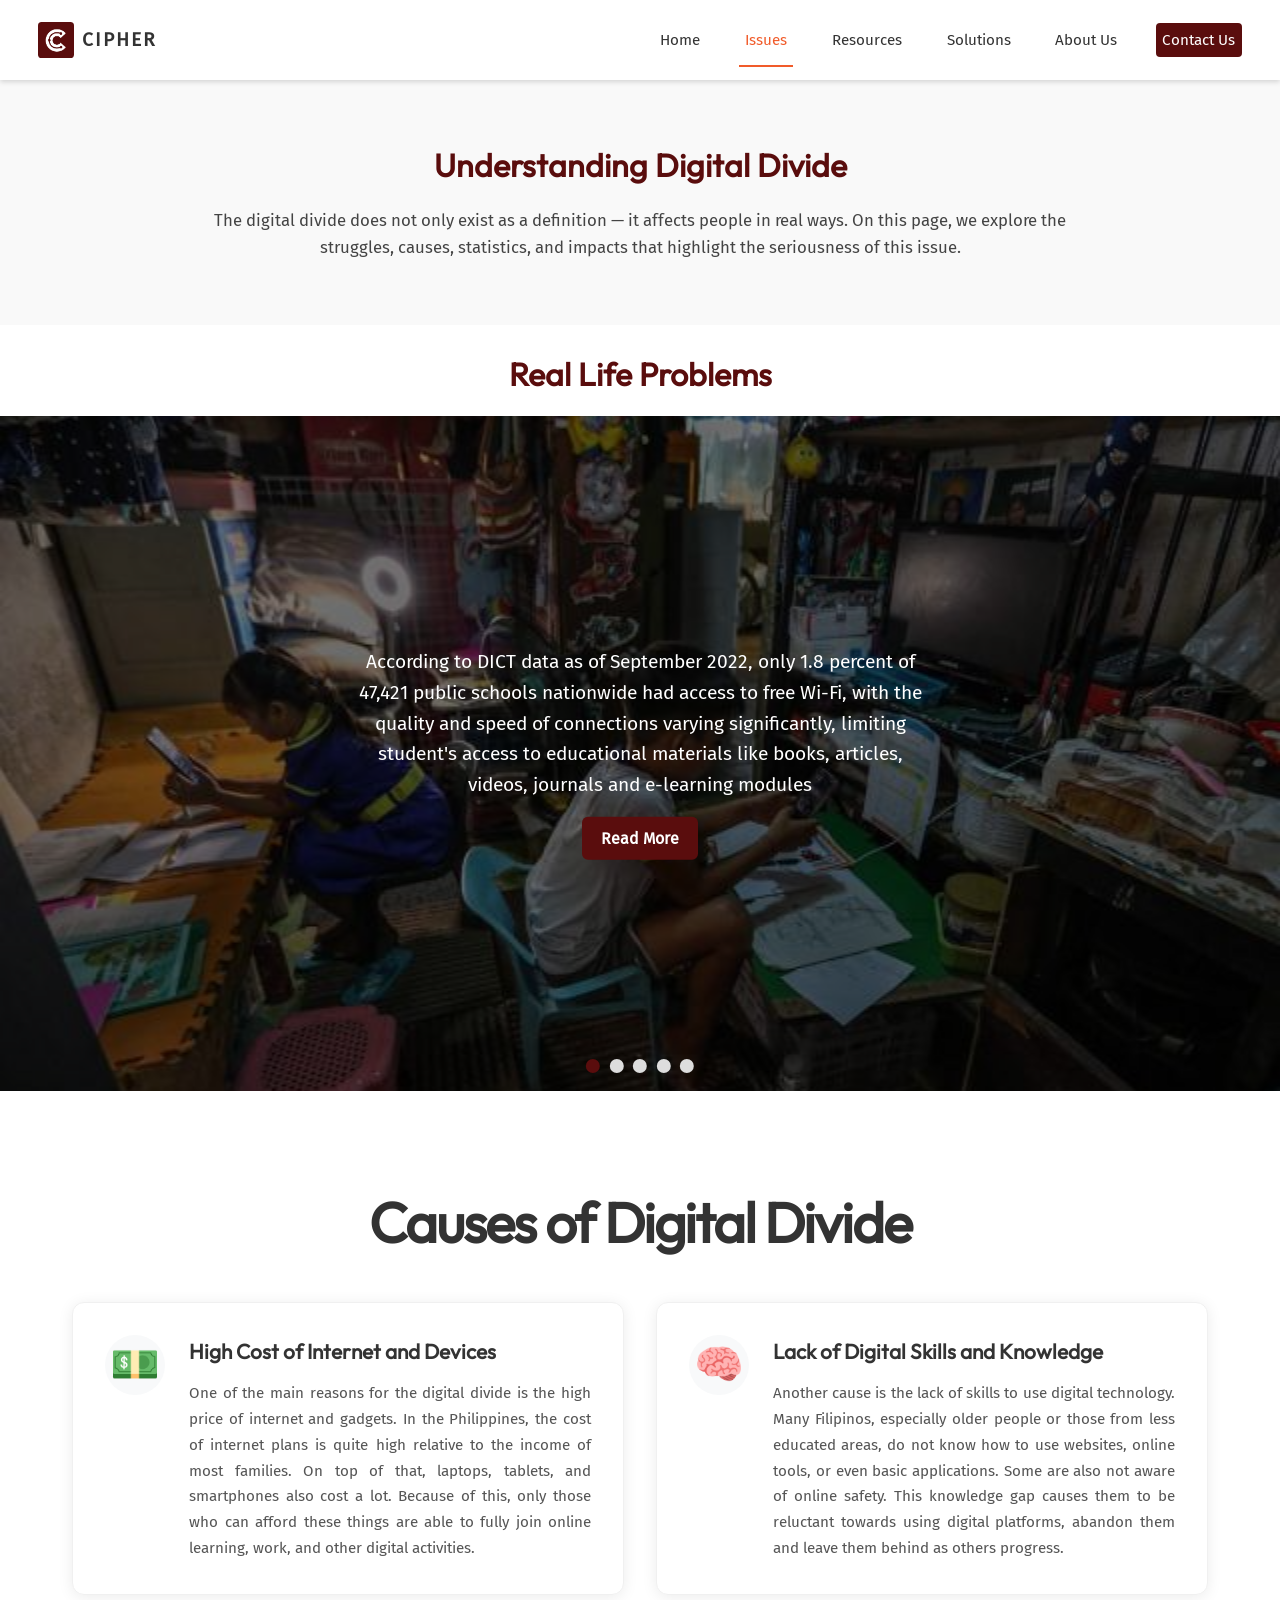
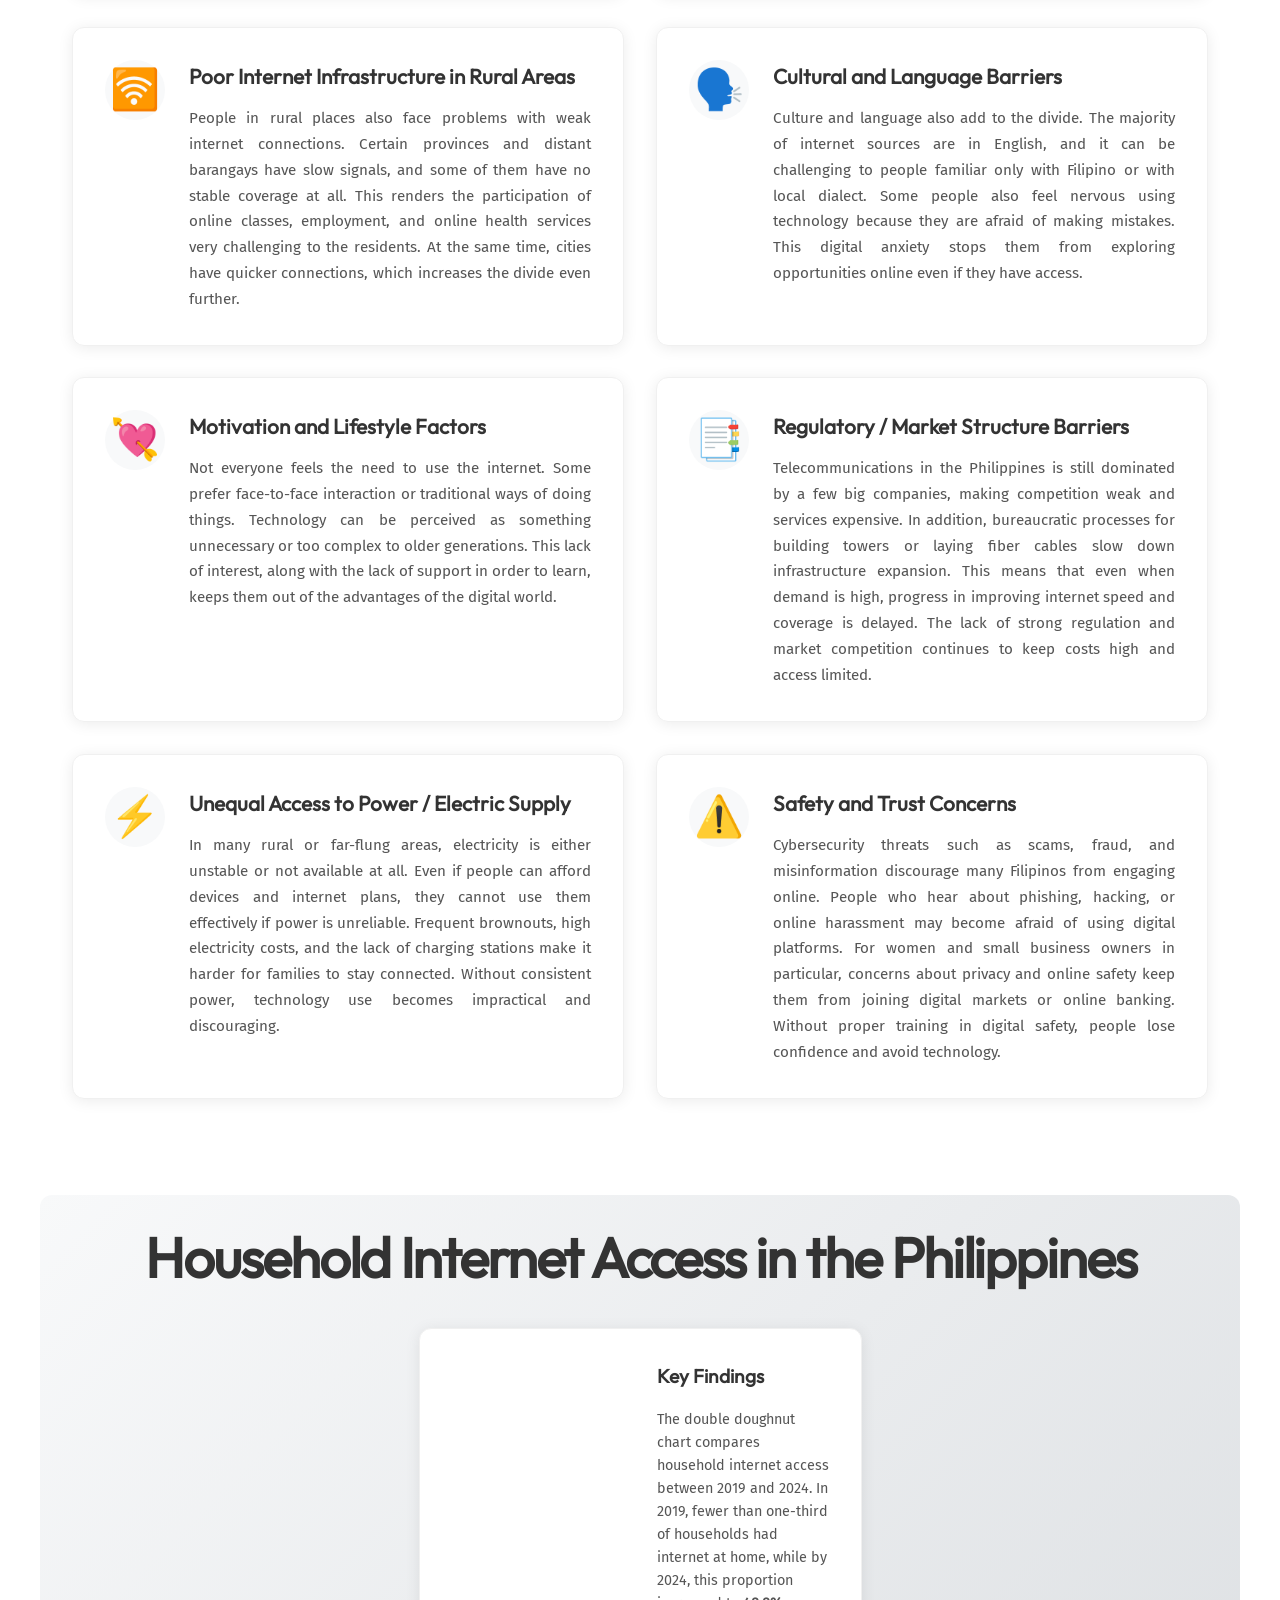
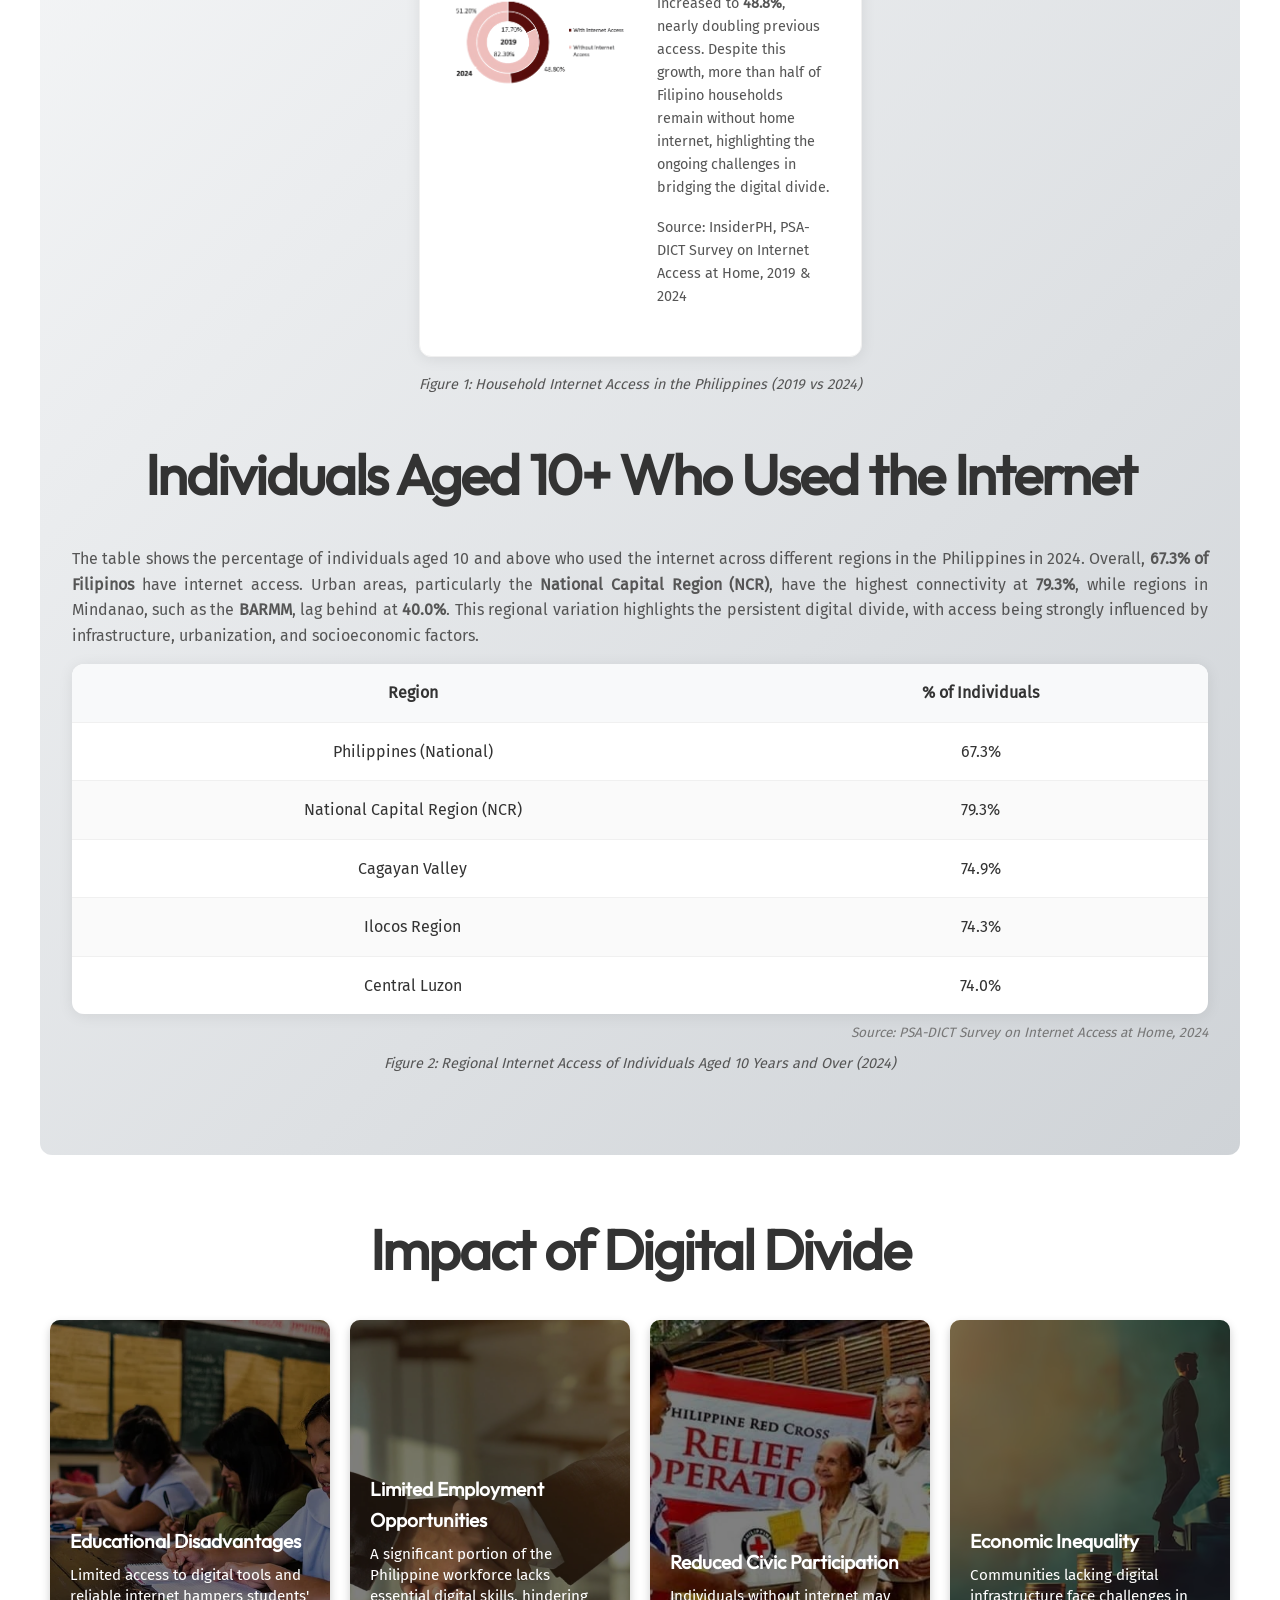
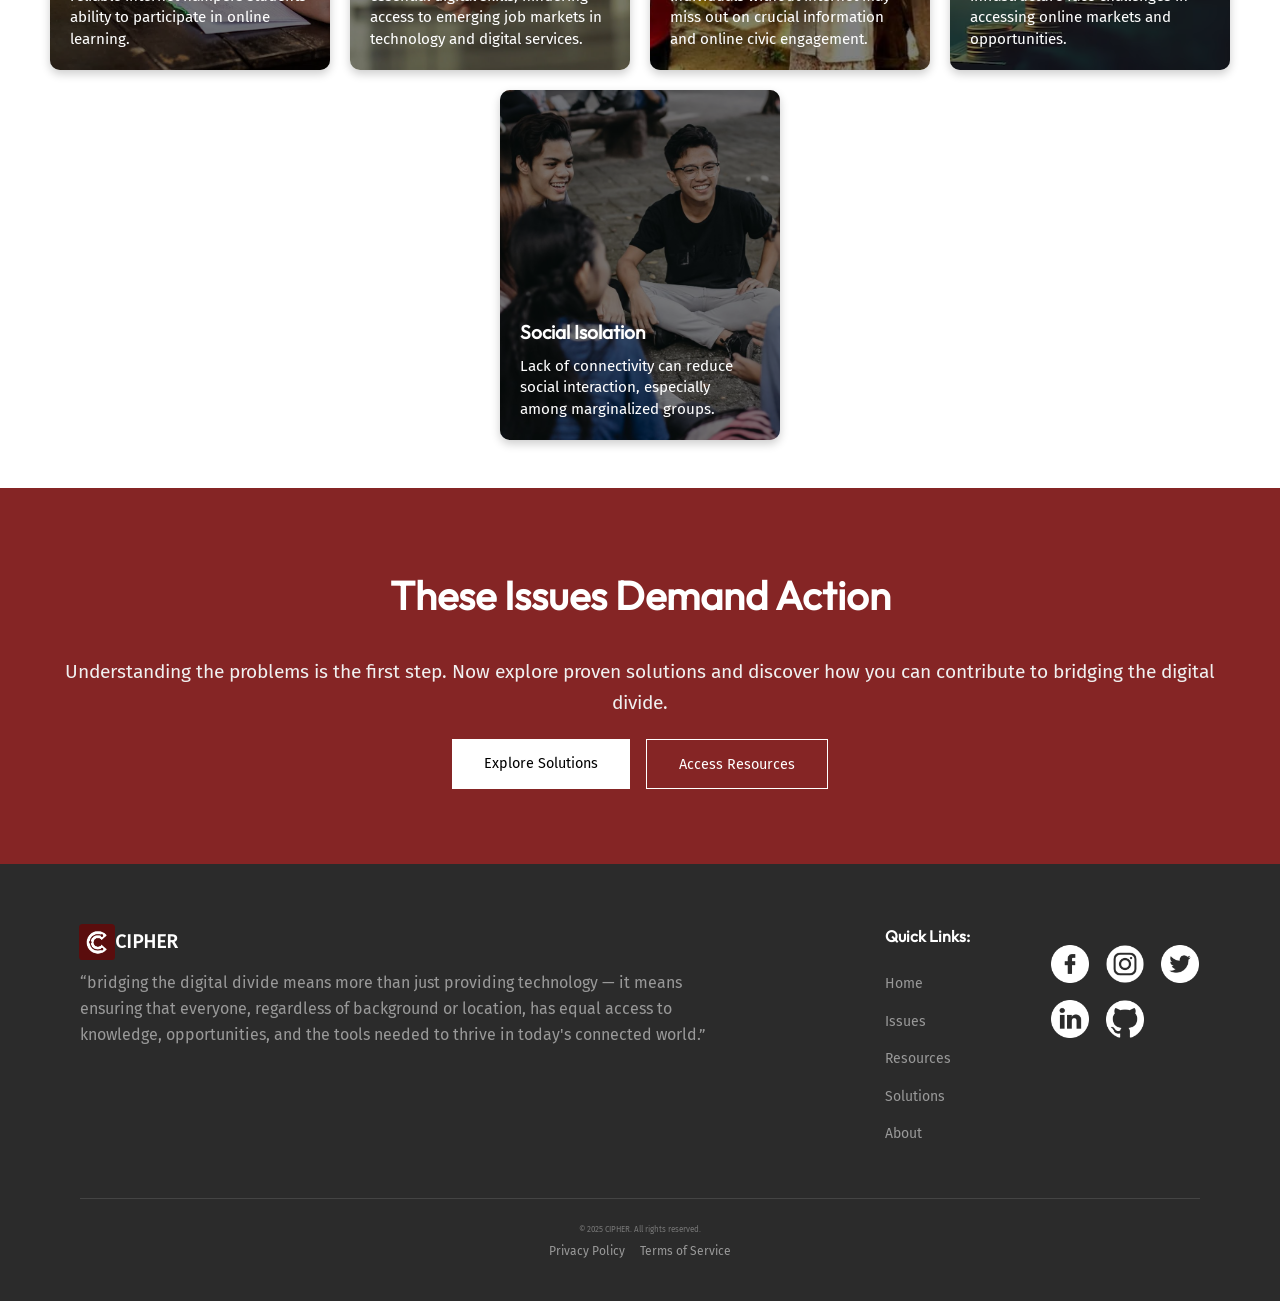
<file: issues.html>
<!DOCTYPE html>
<html lang="en">
<head>
    <meta charset="UTF-8">
    <meta name="viewport" content="width=device-width, initial-scale=1.0">
    <title>CIPHER</title>
    <link rel="stylesheet" href="style/style.css">
    <link rel="stylesheet" href="style/issues.css">
    <link rel="icon" href="style/images/logo.png" type="image/x-icon">
</head>
<body>
  <!-- Navbar -->
  <header>
    <nav>
      <input id="nav-toggle" type="checkbox">
      
      <!-- Logo Section -->
      <div class="navbar_logo logo">
        <a href="index.html" class="logo_link">
          <div class="navbar_logo-icon">
            <img class="logo_image" src="style/images/cipher-logo2.png" alt="CIPHER Logo">
          </div>
          <span class="logo_text">CIPHER</span>
        </a>
      </div>

      <!-- Links Section -->
      <ul class="links navbar_links">
        <li><a href="index.html">Home</a></li>
        <li><a href="issues.html" class="active">Issues</a></li>
        <li><a href="resources.html">Resources</a></li>
        <li><a href="solutions.html">Solutions</a></li>
        <li><a href="aboutus.html">About Us</a></li>
        <li><a href="contactus.html" class="navbar_cta">Contact Us</a></li>
      </ul>

      <!-- Hamburger Icon -->
      <label for="nav-toggle" class="icon-burger">
        <span class="line"></span>
        <span class="line"></span>
        <span class="line"></span>
      </label>
    </nav>
  </header>

  <!-- Issues Intro -->
    <section class="issues-intro">
      <div class="issues-intro-inner">
        <h1>Understanding Digital Divide</h1>
        <p>
        The digital divide does not only exist as a definition — it affects people in real ways.
        On this page, we explore the struggles, causes, statistics, and impacts that highlight
        the seriousness of this issue.
        </p>
      </div>
    </section>

    <!-- Real Life Problems -->
    <section class="samples">
      <h1>Real Life Problems</h1>
      <div class="slider">

        <input type="radio" name="slides" id="s1" checked>
        <input type="radio" name="slides" id="s2">
        <input type="radio" name="slides" id="s3">
        <input type="radio" name="slides" id="s4">
        <input type="radio" name="slides" id="s5">

        <div class="slides">

          <!-- Slide 1 -->
          <div class="slide" style="background-image:url('style/images/sample-education.png');">
            <label class="slide-nav left" for="s5" aria-hidden="true"></label>
            <label class="slide-nav right" for="s2" aria-hidden="true"></label>

            <div class="overlay"></div>

            <div class="slide-content">
              <p>According to DICT data as of September 2022, only 1.8 percent of 47,421 public schools 
                nationwide had access to free Wi-Fi, with the quality and speed of connections varying significantly, 
                limiting student's access to educational materials like books, articles, videos, journals 
                and e-learning modules</p>
              <a href="https://www.philstar.com/business/2024/07/21/2371656/government-urged-improve-internet-connectivity-schools" target="_blank" class="btn-readmore">Read More</a>
            </div>
          </div>

          <!-- Slide 2 -->
          <div class="slide" style="background-image:url('style/images/sample-woman.png');">
            <label class="slide-nav left" for="s1" aria-hidden="true"></label>
            <label class="slide-nav right" for="s3" aria-hidden="true"></label>

            <div class="overlay"></div>

            <div class="slide-content">
              <p>Women in rural areas struggle more with online work because of poor 
                internet, unstable electricity, and lack of devices. Some still use basic 
                phones or travel far just to connect, and even when they get online jobs, 
                they often end up with simpler tasks and lower pay. This is an indication that 
                women in the rural areas have further challenges in digital opportunities.</p>
              <a href="https://www.pids.gov.ph/details/news/press-releases/cultural-barriers-gender-disparities-drive-rural-women-s-digital-exclusion" target="_blank" class="btn-readmore">Read More</a>
            </div>
          </div>

          <!-- Slide 3 -->
          <div class="slide" style="background-image:url('style/images/sample-education2.png');">
            <label class="slide-nav left" for="s2" aria-hidden="true"></label>
            <label class="slide-nav right" for="s4" aria-hidden="true"></label>

            <div class="overlay"></div>

            <div class="slide-content">
              <p>The digital divide poses challenges to students in the field of education. In rural settings, 
                most people only use mobile data, have poor connections and lack digital literacy. All 40 students 
                at Kawayan IS said that poor digital access has a strong impact on them, making learning more 
                challenging and restricting their access to the full potential of online learning.</p>
              <a href="https://doi.org/10.5281/8zgcwt10" target="_blank" class="btn-readmore">Read More</a>
            </div>
          </div>

          <!-- Slide 4 -->
          <div class="slide" style="background-image:url('style/images/sample-healthcare.png');">
            <label class="slide-nav left" for="s3" aria-hidden="true"></label>
            <label class="slide-nav right" for="s5" aria-hidden="true"></label>

            <div class="overlay"></div>

            <div class="slide-content">
              <p>Philippine patients often struggle with digital health services due to 
                poor internet connections, dropped calls, and ineffective communication with 
                doctors. Others lack mobile load, good cameras, or proper devices, making 
                it difficult to fully participate in consultations. These challenges show 
                that not everyone can maximize digital healthcare
              </p>
              <a href="https://doi.org/10.1186/s12913-023-09127-x" target="_blank" class="btn-readmore">Read More</a>
            </div>
          </div>

          <!-- Slide 5 -->
          <div class="slide" style="background-image:url('style/images/sample-internet.png');">
            <label class="slide-nav left" for="s4" aria-hidden="true"></label>
            <label class="slide-nav right" for="s1" aria-hidden="true"></label>

            <div class="overlay"></div>

            <div class="slide-content">
              <p>A lot of families in the Philippines still struggle to get internet at home. According to a 
                PSA survey, 41.7% said internet subscriptions are too expensive, while 33.2% said the cost 
                of equipment like computers or smartphones is also a problem. On top of that, 29.5% of respondents 
                admitted they don’t know how to use the internet, which also keeps them from being connected.</p>
              <a href="https://businessmirror.com.ph/2025/07/23/survey-costly-devices-fees-limit-internet-access-in-phl/" target="_blank" class="btn-readmore">Read More</a>
            </div>
          </div>
        </div>

        <div class="navigation" aria-hidden="true">
          <label for="s1" class="bar"></label>
          <label for="s2" class="bar"></label>
          <label for="s3" class="bar"></label>
          <label for="s4" class="bar"></label>
          <label for="s5" class="bar"></label>
        </div>

      </div>
    </section>  

    <!-- Causes -->
    <section class="causes" id="causes">
      <div class="causes_content">
        <h1 class="causes_title">Causes of Digital Divide</h1>
              
        <div class="causes_grid">

          <div class="cause_item">
            <div class="cause_icon">💵</div>
            <div class="cause_content">
              <h3 class="cause_title">High Cost of Internet and Devices</h3>
              <p class="cause_text">
                One of the main reasons for the digital divide is the high 
                price of internet and gadgets. In the Philippines, the cost of 
                internet plans is quite high relative to the income of most 
                families. On top of that, laptops, tablets, and smartphones also 
                cost a lot. Because of this, only those who can afford these things 
                are able to fully join online learning, work, and other digital activities.
              </p>
            </div>
          </div>  

          <div class="cause_item">
            <div class="cause_icon">🧠</div>
            <div class="cause_content">
              <h3 class="cause_title">Lack of Digital Skills and Knowledge</h3>
              <p class="cause_text">
                Another cause is the lack of skills to use digital technology. Many 
                Filipinos, especially older people or those from less educated areas, 
                do not know how to use websites, online tools, or even basic applications. 
                Some are also not aware of online safety. This knowledge gap causes 
                them to be reluctant towards using digital platforms, abandon them and 
                leave them behind as others progress.
              </p>
            </div>
          </div>  

          <div class="cause_item">
            <div class="cause_icon">🛜</div>
            <div class="cause_content">
              <h3 class="cause_title">Poor Internet Infrastructure in Rural Areas</h3>
              <p class="cause_text">
               People in rural places also face problems with weak internet connections. 
               Certain provinces and distant barangays have slow signals, and some of 
               them have no stable coverage at all. This renders the participation 
               of online classes, employment, and online health services very challenging 
               to the residents. At the same time, cities have quicker connections, which 
               increases the divide even further.
              </p>
            </div>
          </div>  

          <div class="cause_item">
            <div class="cause_icon">🗣️</div>
            <div class="cause_content">
              <h3 class="cause_title">Cultural and Language Barriers</h3>
              <p class="cause_text">
                Culture and language also add to the divide. The majority of internet 
                sources are in English, and it can be challenging to people familiar 
                only with Filipino or with local dialect. Some people also feel nervous 
                using technology because they are afraid of making mistakes. This digital 
                anxiety stops them from exploring opportunities online even if they have access.
              </p>
            </div>
          </div>  

          <div class="cause_item">
            <div class="cause_icon">💘</div>
            <div class="cause_content">
              <h3 class="cause_title">Motivation and Lifestyle Factors</h3>
              <p class="cause_text">
               Not everyone feels the need to use the internet. Some prefer face-to-face 
               interaction or traditional ways of doing things. Technology can be perceived 
               as something unnecessary or too complex to older generations. This lack 
               of interest, along with the lack of support in order to learn, keeps them 
               out of the advantages of the digital world.
              </p>
            </div>
          </div>  
          <div class="cause_item">
            <div class="cause_icon">📑</div>
            <div class="cause_content">
              <h3 class="cause_title">Regulatory / Market Structure Barriers</h3>
              <p class="cause_text">
               Telecommunications in the Philippines is still dominated by a few big 
               companies, making competition weak and services expensive. In addition, 
               bureaucratic processes for building towers or laying fiber cables slow 
               down infrastructure expansion. This means that even when demand is high, 
               progress in improving internet speed and coverage is delayed. The lack 
               of strong regulation and market competition continues to keep costs high 
               and access limited.
              </p>
            </div>
          </div>  
          <div class="cause_item">
            <div class="cause_icon">⚡</div>
            <div class="cause_content">
              <h3 class="cause_title">Unequal Access to Power / Electric Supply</h3>
              <p class="cause_text">
               In many rural or far-flung areas, electricity is either unstable or not 
               available at all. Even if people can afford devices and internet plans, 
               they cannot use them effectively if power is unreliable. Frequent 
               brownouts, high electricity costs, and the lack of charging stations 
               make it harder for families to stay connected. Without consistent power, 
               technology use becomes impractical and discouraging.
              </p>
            </div>
          </div>  
          <div class="cause_item">
            <div class="cause_icon">⚠️</div>
            <div class="cause_content">
              <h3 class="cause_title">Safety and Trust Concerns</h3>
              <p class="cause_text">
               Cybersecurity threats such as scams, fraud, and misinformation discourage 
               many Filipinos from engaging online. People who hear about phishing, 
               hacking, or online harassment may become afraid of using digital platforms. 
               For women and small business owners in particular, concerns about privacy 
               and online safety keep them from joining digital markets or online banking. 
               Without proper training in digital safety, people lose confidence and avoid 
               technology.
              </p>
            </div>
          </div>  
        </div>
      </div>  
    </section>

   <!-- Statistics --> 
    <section class="data_statistics" id="data_statistics">
      <div class="data_statistics_content">
        <!-- Household Internet Access -->
        <h1 class="data_statistics_title">Household Internet Access in the Philippines</h1>

        <figure class="chart_figure">
          <div class="stats_chart-card">
            <div class="chart_left">
              <img src="style/images/graph.png" alt="Household Internet Access Doughnut Chart">
            </div>
            <div class="chart_right">
              <h3>Key Findings</h3>
              <p>
                The double doughnut chart compares household internet access between 2019 and 2024. 
                In 2019, fewer than one-third of households had internet at home, while by 2024, this proportion increased to <strong>48.8%</strong>, nearly doubling previous access. Despite this growth, more than half of Filipino households remain without home internet, highlighting the ongoing challenges in bridging the digital divide.
              </p>
              <p class="source" id="chart_caption">
                Source: <a href="https://insiderph.com/internet-access-in-ph-expands-but-cost-still-a-barrier-psa-dict-survey" target="_blank">
                  InsiderPH, PSA-DICT Survey on Internet Access at Home, 2019 & 2024
                </a>
              </p>

          </div>
        </div>

          <figcaption>Figure 1: Household Internet Access in the Philippines (2019 vs 2024)</figcaption>
        </figure>
        
        <!-- Aged 10+ Internet Access -->
        <h1 class="data_statistics_title">Individuals Aged 10+ Who Used the Internet</h1>
        <figure class="table_figure">
          <!-- Table Description -->
          <p class="table_description">
            The table shows the percentage of individuals aged 10 and above who used the internet across different regions in the Philippines in 2024. Overall, <strong>67.3% of Filipinos</strong> have internet access. Urban areas, particularly the <strong>National Capital Region (NCR)</strong>, have the highest connectivity at <strong>79.3%</strong>, while regions in Mindanao, such as the <strong>BARMM</strong>, lag behind at <strong>40.0%</strong>. This regional variation highlights the persistent digital divide, with access being strongly influenced by infrastructure, urbanization, and socioeconomic factors.
          </p>

          <!-- Scrollable Table -->
          <div class="stats_wrapper">
            <table class="stats_table">
              <thead>
                <tr>
                  <th>Region</th>
                  <th>% of Individuals</th>
                </tr>
              </thead>
              <tbody>
                <tr>
                <td><div class="region_name">Philippines (National)</div></td>
                <td><div class="region_percentage">67.3%</div></td>
              </tr>
              <tr>
                <td><div class="region_name">National Capital Region (NCR)</div></td>
                <td><div class="region_percentage">79.3%</div></td>
              </tr>
              <tr>
                <td><div class="region_name">Cagayan Valley</div></td>
                <td><div class="region_percentage">74.9%</div></td>
              </tr>
              <tr>
                <td><div class="region_name">Ilocos Region</div></td>
                <td><div class="region_percentage">74.3%</div></td>
              </tr>
              <tr>
                <td><div class="region_name">Central Luzon</div></td>
                <td><div class="region_percentage">74.0%</div></td>
              </tr>
              <tr>
                <td><div class="region_name">Cordillera Administrative Region (CAR)</div></td>
                <td><div class="region_percentage">71.8%</div></td>
              </tr>
              <tr>
                <td><div class="region_name">CALABARZON</div></td>
                <td><div class="region_percentage">71.4%</div></td>
              </tr>
              <tr>
                <td><div class="region_name">Central Visayas</div></td>
                <td><div class="region_percentage">67.8%</div></td>
              </tr>
              <tr>
                <td><div class="region_name">Eastern Visayas</div></td>
                <td><div class="region_percentage">66.5%</div></td>
              </tr>
              <tr>
                <td><div class="region_name">Caraga</div></td>
                <td><div class="region_percentage">65.6%</div></td>
              </tr>
              <tr>
                <td><div class="region_name">MIMAROPA Region</div></td>
                <td><div class="region_percentage">63.6%</div></td>
              </tr>
              <tr>
                <td><div class="region_name">Bicol Region</div></td>
                <td><div class="region_percentage">63.4%</div></td>
              </tr>
              <tr>
                <td><div class="region_name">Western Visayas</div></td>
                <td><div class="region_percentage">61.5%</div></td>
              </tr>
              <tr>
                <td><div class="region_name">Northern Mindanao</div></td>
                <td><div class="region_percentage">61.4%</div></td>
              </tr>
              <tr>
                <td><div class="region_name">SOCCSKSARGEN</div></td>
                <td><div class="region_percentage">60.9%</div></td>
              </tr>
              <tr>
                <td><div class="region_name">Davao Region</div></td>
                <td><div class="region_percentage">53.4%</div></td>
              </tr>
              <tr>
                <td><div class="region_name">Zamboanga Peninsula</div></td>
                <td><div class="region_percentage">49.6%</div></td>
              </tr>
              <tr>
                <td><div class="region_name">BARMM</div></td>
                <td><div class="region_percentage">40.0%</div></td>
              </tr>
              </tbody>
            </table>
          </div>
          <p class="source" id="table_source">
            Source: <a href="https://insiderph.com/internet-access-in-ph-expands-but-cost-still-a-barrier-psa-dict-survey" target="_blank">
              PSA-DICT Survey on Internet Access at Home, 2024
            </a>
          </p>
          <figcaption>Figure 2: Regional Internet Access of Individuals Aged 10 Years and Over (2024)</figcaption>
        </figure>
      </div>
    </section>

    <!-- Impact of Digital Divide -->
    <section class="impact" id="impact">
      <div class="impact_content">
        <h1 class="impact_title">Impact of Digital Divide</h1>

        <div class="impact_cards">
          
          <a href="https://www.oecd.org/en/topics/sub-issues/digital-divide-in-education.html" target="_blank" class="impact_card">
            <div class="impact_card_image" style="background-image: url('style/images/impact-education.png');">
              <div class="impact_card_overlay_layer"></div>
              <div class="impact_card_overlay">
                <h2 class="impact_card_title">Educational Disadvantages</h2>
                <p class="impact_card_description">
                  Limited access to digital tools and reliable internet hampers students' ability to participate in online learning.
                </p>
              </div>
            </div>
          </a>

          <a href="https://www.adb.org/news/digital-skills-critical-jobs-asia-and-pacific-says-adb-linkedin-report" target="_blank" class="impact_card">
            <div class="impact_card_image" style="background-image: url('style/images/impact-employment.png');">
              <div class="impact_card_overlay_layer"></div>
              <div class="impact_card_overlay">
                <h2 class="impact_card_title">Limited Employment Opportunities</h2>
                <p class="impact_card_description">
                  A significant portion of the Philippine workforce lacks essential digital skills, hindering access to emerging job markets in technology and digital services.
                </p>
              </div>
            </div>
          </a>


          <a href="https://www.investopedia.com/the-digital-divide-5116352" target="_blank" class="impact_card">
            <div class="impact_card_image" style="background-image: url('style/images/impact-participation.png');">
              <div class="impact_card_overlay_layer"></div>
              <div class="impact_card_overlay">
                <h2 class="impact_card_title">Reduced Civic Participation</h2>
                <p class="impact_card_description">
                  Individuals without internet may miss out on crucial information and online civic engagement.
                </p>
              </div>
            </div>
          </a>

          <a href="https://openknowledge.worldbank.org/entities/publication/1fdc7976-e6bf-555a-a206-57bd0acdf6fc" target="_blank" class="impact_card">
            <div class="impact_card_image" style="background-image: url('style/images/impact-economy.png');">
              <div class="impact_card_overlay_layer"></div>
              <div class="impact_card_overlay">
                <h2 class="impact_card_title">Economic Inequality</h2>
                <p class="impact_card_description">
                  Communities lacking digital infrastructure face challenges in accessing online markets and opportunities.
                </p>
              </div>
            </div>
          </a>

          <a href="https://pmc.ncbi.nlm.nih.gov/articles/PMC7973804/" target="_blank" class="impact_card">
            <div class="impact_card_image" style="background-image: url('style/images/impact-social.png');">
              <div class="impact_card_overlay_layer"></div>
              <div class="impact_card_overlay">
                <h2 class="impact_card_title">Social Isolation</h2>
                <p class="impact_card_description">
                  Lack of connectivity can reduce social interaction, especially among marginalized groups.
                </p>
              </div>
            </div>
          </a>

        </div>
      </div>
    </section>

    <section class="explore_more">
      <div class="container">
        <h2>These Issues Demand Action</h2>
        <p>
          Understanding the problems is the first step. Now explore proven solutions 
          and discover how you can contribute to bridging the digital divide.
        </p>

        <div class="explore_more_actions">
          <a href="solutions.html" class="btn exp-btn">Explore Solutions</a>  
          <a href="resources.html" class="btn resources-btn">Access Resources</a>
        </div>
      </div>
    </section>

    <!-- Footer -->
    <footer>

        <!-- ALL CONTENT OF FOOTER -->

        <div class="footer-content">

            <!-- CONTENT ON THE LEFT SIDE -->

            <div class="footer-left">
                <div class="footer-logo">
                    <img class="logo_image" src="style/images/cipher-logo2.png" alt="CIPHER Logo">
                    <span class="logo_text">CIPHER</span>
                </div>
                <p class="footer-text">
                    “bridging the digital divide means more than just providing technology — it means ensuring that
                    everyone, regardless of background or location, has equal access to knowledge, opportunities, and
                    the tools needed to thrive in today's connected world.”
                </p>
            </div>

            <!-- CONTENT ON THE RIGHT SIDE -->

            <div class="footer-right">
                <div class="footer-section">
                    <h3>Quick Links:</h3>
                    <ul class="footer-links">
                        <li><a href="index.html">Home</a></li>
                        <li><a href="issues.html">Issues</a></li>
                        <li><a href="resources.html">Resources</a></li>
                        <li><a href="solutions.html">Solutions</a></li>
                        <li><a href="aboutus.html">About</a></li>
                    </ul>
                </div>
                <div class="footer-section">
                    <div class="footer-social">
                        <a href="#">
                            <img src="style/images/footer-facebook.png" alt="Facebook Footer Icon">
                        </a>
                        <a href="#">
                            <img src="style/images/footer-instagram.png" alt="Instagram Footer Icon">
                        </a>
                        <a href="#">
                            <img src="style/images/footer-twitter.png" alt="Twitter Footer Icon">
                        </a>
                        <a href="#">
                            <img src="style/images/footer-linkedin.png" alt="LinkedIn Footer Icon">
                        </a>
                        <a href="#">
                            <img src="style/images/footer-github.png" alt="GitHub Footer Icon">
                        </a>
                    </div>
                </div>
            </div>

        </div>

          <!-- CONTENT ON THE BOTTOM SIDE -->

            <div class="footer-bottom">
                <p>&copy; 2025 CIPHER. All rights reserved.</p>
                <ul class="footer-legal">
                    <li><a href="#">Privacy Policy</a></li>
                    <li><a href="#">Terms of Service</a></li>
                </ul>
            </div>
    </footer>

  </body>
</html>
</file>
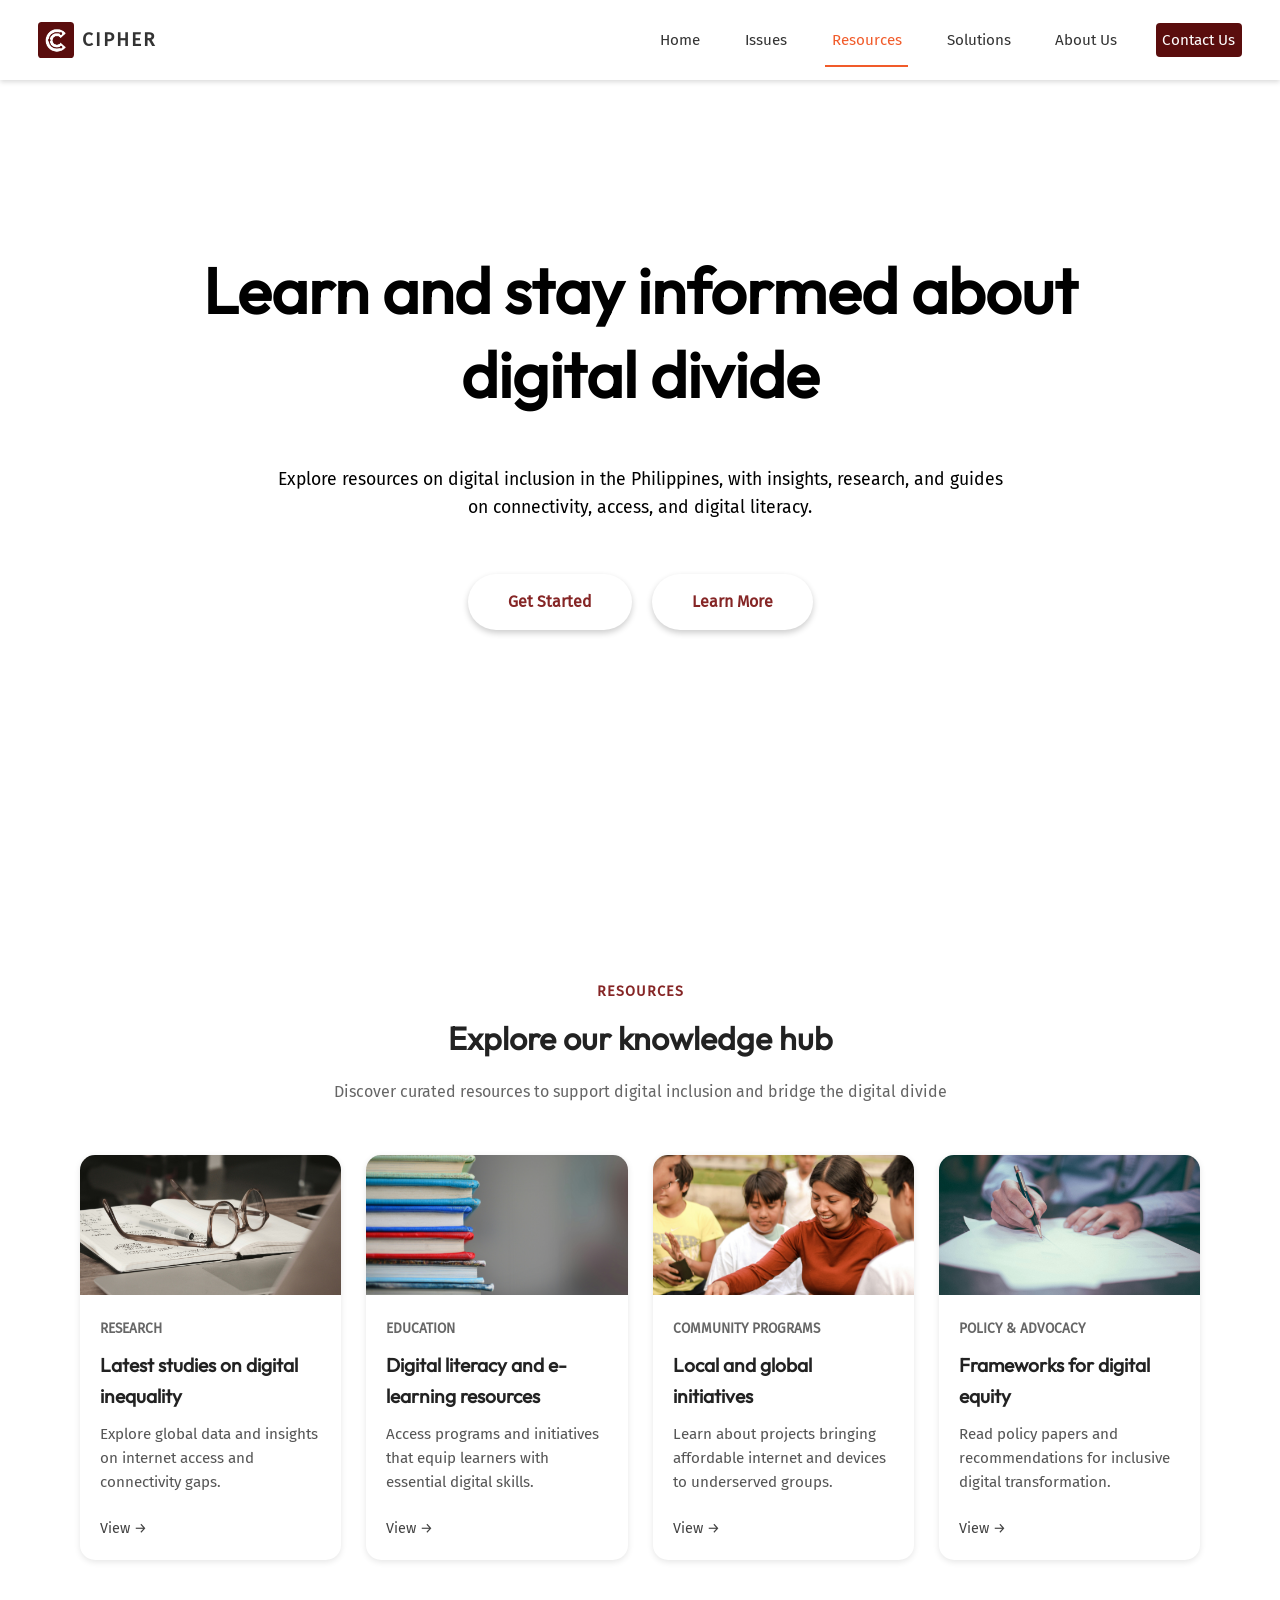
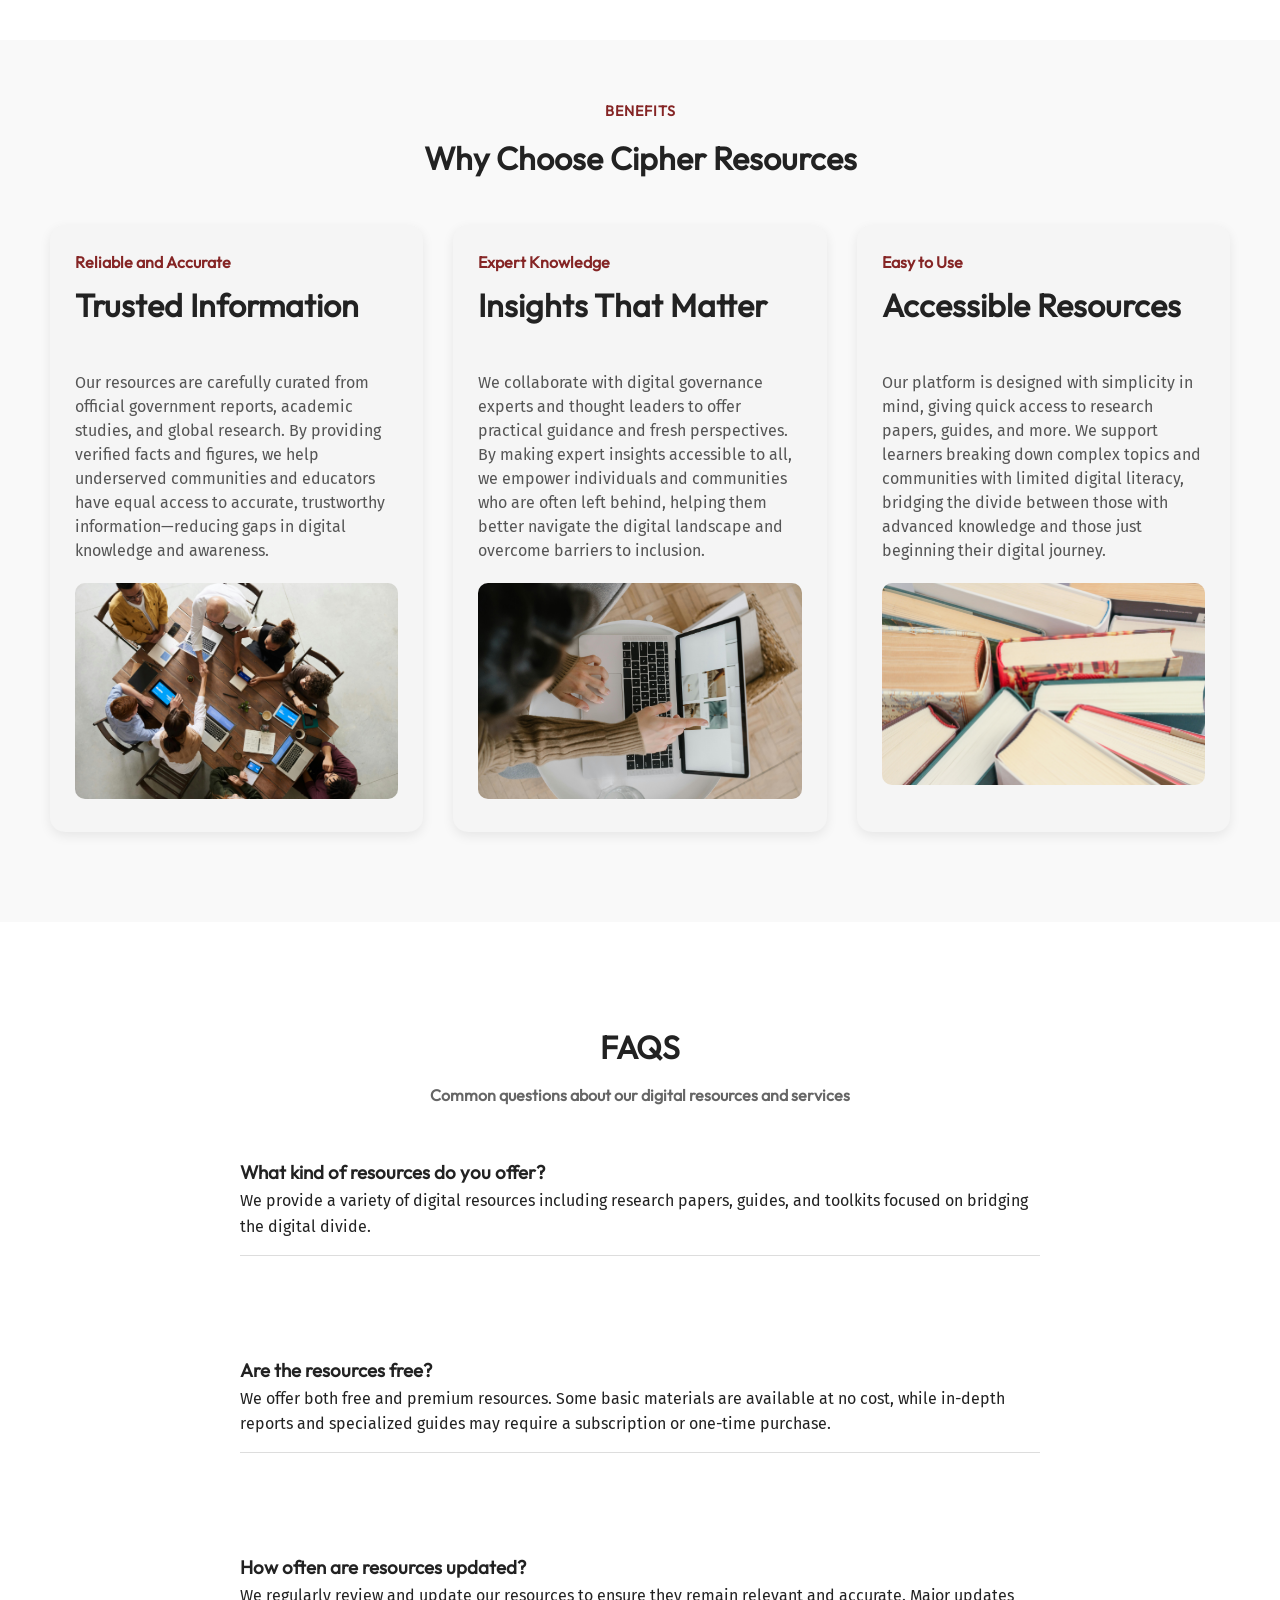
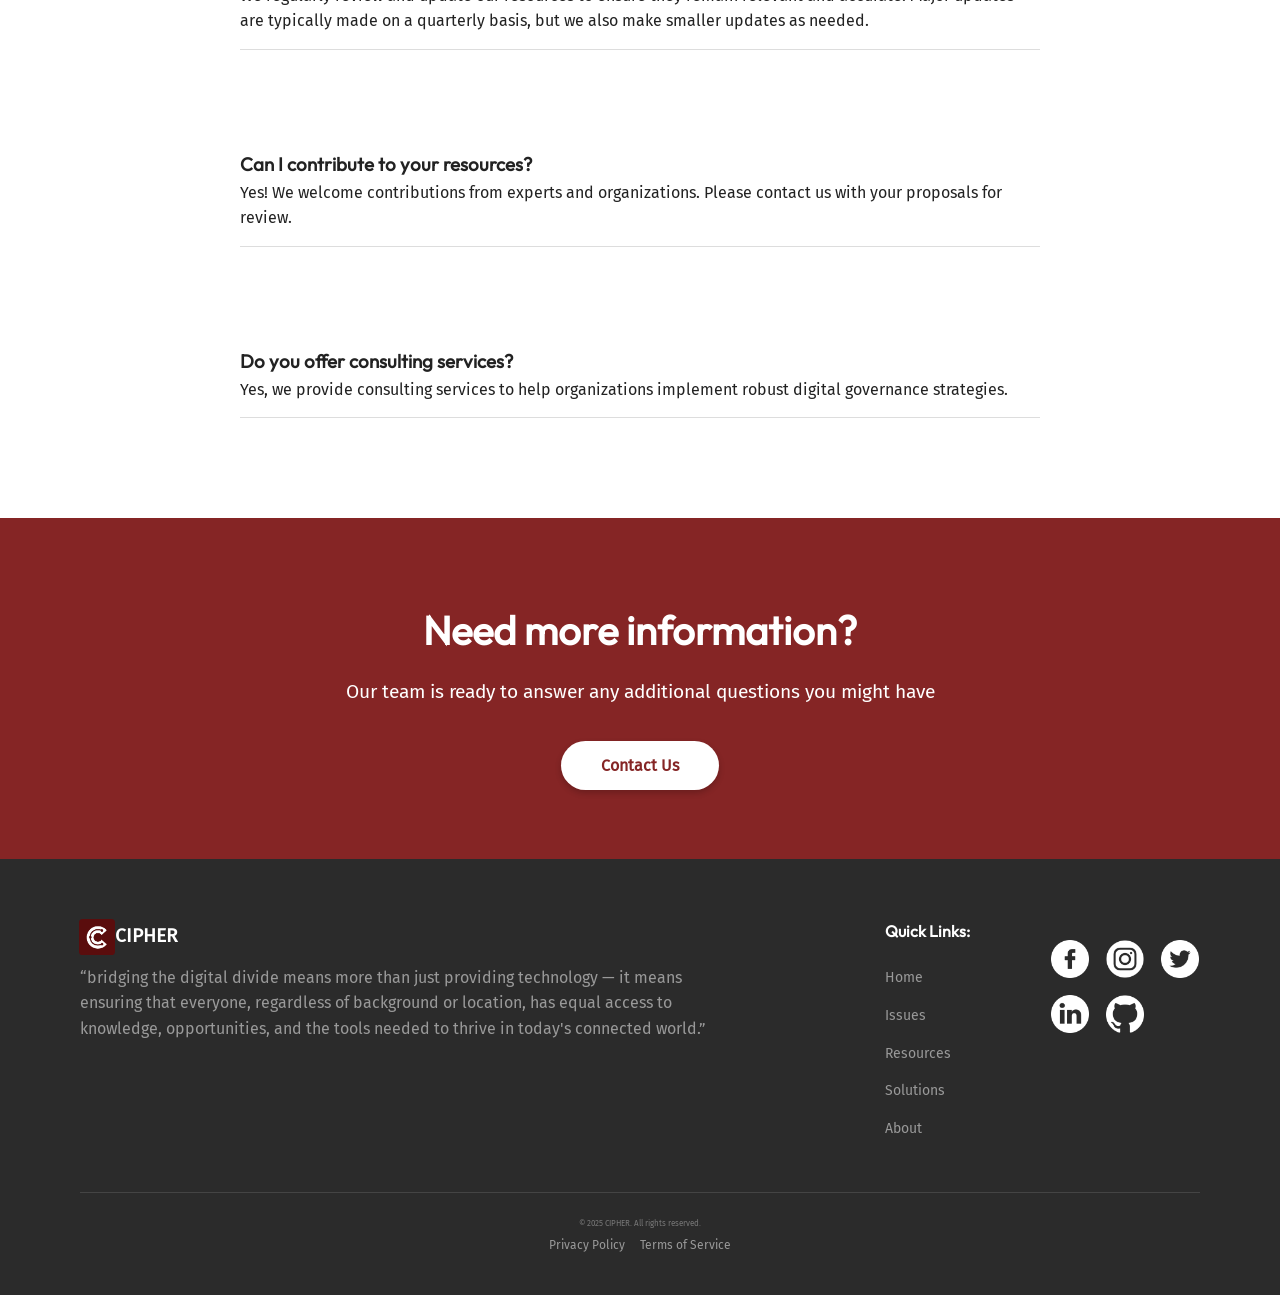
<file: resources.html>
<!DOCTYPE html>
<html lang="en">
<head>
    <meta charset="UTF-8">
    <meta name="viewport" content="width=device-width, initial-scale=1.0">
    <title>CIPHER - Resources</title>
    <link rel="stylesheet" href="style/style.css">
    <link rel="stylesheet" href="style/resources.css">
    <link rel="icon" href="style/images/logo.png" type="image/x-icon">
</head>
<body>
    <!-- Navbar -->
  <header>
    <nav>
      <input id="nav-toggle" type="checkbox">
      
      <!-- Logo Section -->
      <div class="navbar_logo logo">
        <a href="index.html" class="logo_link">
          <div class="navbar_logo-icon">
            <img class="logo_image" src="style/images/cipher-logo2.png" alt="CIPHER Logo">
          </div>
          <span class="logo_text">CIPHER</span>
        </a>
      </div>

      <!-- Links Section -->
      <ul class="links navbar_links">
        <li><a href="index.html">Home</a></li>
        <li><a href="issues.html">Issues</a></li>
        <li><a href="resources.html" class="active">Resources</a></li>
        <li><a href="solutions.html">Solutions</a></li>
        <li><a href="aboutus.html">About Us</a></li>
        <li><a href="contactus.html" class="navbar_cta">Contact Us</a></li>
      </ul>

      <!-- Hamburger Icon -->
      <label for="nav-toggle" class="icon-burger">
        <span class="line"></span>
        <span class="line"></span>
        <span class="line"></span>
      </label>
    </nav>
  </header>

    <!-- Hero Section -->
     <section id="hero">

    <!-- Content -->
    <div class="hero-content">
      <h1>Learn and stay informed about<br>digital divide</h1>
      <p>
       Explore resources on digital inclusion in the Philippines, 
       with insights, research, and guides on connectivity, access, and digital literacy.
      </p>
      <div class="buttons">
        <a href="#resources" class="btn contact-btn ">Get Started</a>
        <a href="#benefits" class="btn contact-btn ">Learn More</a>
      </div>
    </div>
  </section>

  <!-- Knowledge Hub Section -->
  <section id="resources">
    <p class="section-label">RESOURCES</p>
    <h2>Explore our knowledge hub</h2>
    <p class="section-subtitle">
      Discover curated resources to support digital inclusion and bridge the digital divide
    </p>

  <div class="resource-grid">
    <!-- Card 1 -->
    <div class="resource-card">
      <div class="resource-img">
        <img src="style/images/research.jpg" alt="Research">
      </div>
      <div class="resource-content">
        <span class="category">Research</span>
        <h3>Latest studies on digital inequality</h3>
        <p>Explore global data and insights on internet access and connectivity gaps.</p>
        <a class="resource-link" href="https://www.itu.int/en/ITU-D/Statistics/Pages/stat/default.aspx" target="_blank">View →</a>
      </div>
    </div>

    <!-- Card 2 -->
    <div class="resource-card">
      <div class="resource-img">
        <img src="style/images/education.jpg" alt="Education">
      </div>
      <div class="resource-content">
        <span class="category">Education</span>
        <h3>Digital literacy and e-learning resources</h3>
        <p>Access programs and initiatives that equip learners with essential digital skills.</p>
        <a class="resource-link" href="https://srdc.msstate.edu/ecommerce/2022-curriculum/Digital-Literacy/digital-literacy-toolkit-jan-2025.pdf" target="_blank">View →</a>
      </div>
    </div>

    <!-- Card 3 -->
    <div class="resource-card">
      <div class="resource-img">
        <img src="style/images/community-programs.jpg" alt="Community Programs">
      </div>
      <div class="resource-content">
        <span class="category">Community Programs</span>
        <h3>Local and global initiatives</h3>
        <p>Learn about projects bringing affordable internet and devices to underserved groups.</p>
        <a class="resource-link" href="https://assistance.ph/digital-literacy-and-technology-access-programs/" target="_blank">View →</a>
      </div>
    </div>

    <!-- Card 4 -->
    <div class="resource-card">
      <div class="resource-img">
        <img src="style/images/policy.jpg" alt="Policy & Advocacy">
      </div>
      <div class="resource-content">
        <span class="category">Policy & Advocacy</span>
        <h3>Frameworks for digital equity</h3>
        <p>Read policy papers and recommendations for inclusive digital transformation.</p>
        <a class="resource-link" href="https://www.worldbank.org/en/topic/digitaldevelopment" target="_blank">View →</a>
      </div>
    </div>
  </div>
</section>


<!-- Benefits Section -->
<section id="benefits">
  <h6>Benefits</h6>
  <h2>Why Choose Cipher Resources</h2>

  <!-- Container -->
  <div class="container">

    <!-- Trusted Content - Left Side -->
    <div class="benefit-card">
      <h5>Reliable and Accurate</h5>
      <h2>Trusted Information</h2>
      <p>Our resources are carefully curated from official government reports, academic studies, and global research. 
        By providing verified facts and figures, we help underserved communities and educators have equal access to accurate, trustworthy information—reducing gaps in digital knowledge and awareness. 
      <img src="style/images/trusted.jpg" alt="Trusted Information">
    </div>

    <!-- Expert Insights - Middle -->
    <div class="benefit-card">
      <h5>Expert Knowledge</h5>
      <h2>Insights That Matter</h2>
      <p>We collaborate with digital governance experts and thought leaders to offer practical guidance and fresh perspectives. 
        By making expert insights accessible to all, we empower individuals and communities who are often left behind, helping them better navigate the digital landscape and overcome barriers to inclusion.
      </p>
      <img src="style/images/insights.jpg" alt="Expert Insights">
    </div>

    <!-- Accessible Resources - Right Side -->
    <div class="benefit-card">
      <h5>Easy to Use</h5>
      <h2>Accessible Resources</h2>
      <p>Our platform is designed with simplicity in mind, giving quick access to research papers, guides, and more. 
        We support learners breaking down complex topics and communities with limited digital literacy, 
        bridging the divide between those with advanced knowledge and those just beginning their digital journey.
      </p>
      <img src="style/images/books.jpg" alt="Accessible Resources">
    </div>

  </div>
</section>

 

<!-- FAQs Section -->
<section id="faqs">
  <h2>FAQS</h2>
  <h6>Common questions about our digital resources and services</h6>

  <div class="faqs-container">
    <div class="faq-item">
      <h3>What kind of resources do you offer?</h3>
      <p>We provide a variety of digital resources including research papers, guides, and toolkits 
        focused on bridging the digital divide.</p>
    </div>
      
    <div class="faq-item">
      <h3>Are the resources free?</h3>
      <p>We offer both free and premium resources. Some basic materials are available
        at no cost, while in-depth reports and specialized guides may require a subscription or one-time purchase.
      </p>
    </div>

    <div class="faq-item">
      <h3>How often are resources updated?</h3>
      <p>We regularly review and update our resources to ensure they remain relevant and accurate. 
        Major updates are typically made on a quarterly basis, but we also make smaller updates as needed.
      </p>
    </div>

    <div class="faq-item">
      <h3>Can I contribute to your resources?</h3>
      <p>Yes! We welcome contributions from experts and organizations. 
        Please contact us with your proposals for review.
      </p>
    </div>

    <div class="faq-item">
      <h3>Do you offer consulting services?</h3>
      <p>Yes, we provide consulting services to help organizations implement robust 
        digital governance strategies.
      </p>
    </div>
  </div>
</section>

<!-- Call to Action Section -->
<section id="cta">

  <h2>Need more information?</h2>
  <p>Our team is ready to answer any additional questions you might have</p>
  <a href="contactus.html" class="btn contact-btn ">Contact Us</a>

</section>



<!-- Footer  -->
    <footer>

      <!-- ALL CONTENT OF FOOTER  -->
        <div class="footer-content">

          <!-- CONTENT ON THE LEFT SIDE -->
            <div class="footer-left">
                <div class="footer-logo">
                    <img class="logo_image" src="style/images/cipher-logo2.png" alt="CIPHER Logo">
                    <span class="logo_text">CIPHER</span>
                </div>
                <p class="footer-text">
                    “bridging the digital divide means more than just providing technology — it means ensuring that
                    everyone, regardless of background or location, has equal access to knowledge, opportunities, and
                    the tools needed to thrive in today's connected world.”
                </p>
            </div>

            <!-- CONTENT ON THE RIGHT SIDE  -->
            <div class="footer-right">
                <div class="footer-section">
                    <h3>Quick Links:</h3>
                    <ul class="footer-links">
                        <li><a href="index.html">Home</a></li>
                        <li><a href="issues.html">Issues</a></li>
                        <li><a href="resources.html">Resources</a></li>
                        <li><a href="solutions.html">Solutions</a></li>
                        <li><a href="aboutus.html">About</a></li>
                    </ul>
                </div>
                <div class="footer-section">
                    <div class="footer-social">
                        <a href="#">
                            <img src="style/images/footer-facebook.png" alt="Facebook Footer Icon">
                        </a>
                        <a href="#">
                            <img src="style/images/footer-instagram.png" alt="Instagram Footer Icon">
                        </a>
                        <a href="#">
                            <img src="style/images/footer-twitter.png" alt="Twitter Footer Icon">
                        </a>
                        <a href="#">
                            <img src="style/images/footer-linkedin.png" alt="LinkedIn Footer Icon">
                        </a>
                        <a href="#">
                            <img src="style/images/footer-github.png" alt="GitHub Footer Icon">
                        </a>
                    </div>
                </div>
            </div>

        </div>

          <!-- CONTENT ON THE BOTTOM SIDE -->
            <div class="footer-bottom">
                <p>&copy; 2025 CIPHER. All rights reserved.</p>
                <ul class="footer-legal">
                    <li><a href="#">Privacy Policy</a></li>
                    <li><a href="#">Terms of Service</a></li>
                </ul>
            </div>
    </footer>

</body>
</html>
</file>
<file: style/style.css>
/* ==================== Global Styles ===================== */

/* ==================== Fonts ===================== */
@font-face {
  font-family: 'Outfit';
  src: url('fonts/Outfit/Outfit-Regular.ttf') format('truetype');
  font-weight: normal;
  font-style: normal;
}

@font-face {
  font-family: 'Fira Sans';
  src: url('fonts/Fira Sans/FiraSans-Regular.ttf') format('truetype');
  font-weight: 300;
  font-style: normal;
}

/* ==================== Base Styles ===================== */
* {
  margin: 0;
  padding: 0;
  box-sizing: border-box;
  scroll-behavior: smooth;
}

body {
  font-family: 'Fira Sans', sans-serif;
  line-height: 1.6;
  color: #222;
  
}

h1, h2, h3, h4, h5, h6 {
  font-family: 'Outfit', sans-serif;
}

a {
  text-decoration: none;
  color: inherit;
}

/* ==================== Navbar ===================== */

header {
  margin: 0;
  padding: 0;
}

nav {
  position: fixed; 
  font-family: 'Outfit', sans-serif;
  top: 0;
  left: 0;
  right: 0;
  z-index: 1000;
  height: 80px;
  padding: 0 3%;
  background-color: #fff; 
  display: flex;
  align-items: center;
  justify-content: space-between;
  box-shadow: 0 2px 5px rgba(0, 0, 0, 0.15);
}

/* Logo */
.navbar_logo {
  display: flex;
  align-items: center;
  height: 80px;
}

.logo_link {
  display: flex;
  align-items: center;
  font-weight: bold;
  letter-spacing: 2px;
  text-decoration: none;
}

.navbar_logo-icon {
  width: 36px;
  height: 36px;
  margin-right: 8px;
}

.logo_image {
  width: 100%;
  height: 100%;
  object-fit: contain;
  border-radius: 10%;
}

.logo_text {
  font-size: 1.2rem;
  color: #333;
  font-family: 'Fira Sans', sans-serif;
  font-weight: bold;
}

/* Links */
.navbar_links {
  display: flex;
  gap: 2rem;
  align-items: center;
  list-style: none;
}

.navbar_links li a {
  font-family: 'Fira Sans', sans-serif;
  font-size: 0.95rem;
  text-decoration: none;
  padding: 0.5rem 0.4rem;
  color: #333;
  position: relative;
  transition: color 0.2s ease;
}

.navbar_links li a.active,
.navbar_links li a.active:hover {
  color: #f15b2a;
}

.navbar_links li a:hover:not(.active) {
  color: #f15b2a;
}

.navbar_links li a.active:after,
.navbar_links li a:hover:not(.active):after {
  content: '';
  position: absolute;
  bottom: -10px;
  left: 0;
  width: 100%;
  height: 2px;
  background-color: #f15b2a;
}

/* CTA Button */
.navbar_cta {
  background: #5a0d0d;     
  color: #fff !important;
  padding: 0.75rem 2rem;    
  border-radius: 4px;
  font-size: 0.95rem;
  font-weight: 500;
  transition: all 0.3s ease;
}

.navbar_cta:hover {
  background: #7a1c1c;
  transform: translateY(-1px);
  box-shadow: 0 2px 8px rgba(90, 13, 13, 0.2);
  font-weight: bold;
}

#navbar_cta {
  background: #5a0d0d;    
  color: #fff !important;
  padding: 0.75rem 2rem;    
  border-radius: 4px;
  font-size: 0.95rem;
  font-weight: 500;
  transition: all 0.3s ease;
}

#navbar_cta:hover {
  background: #7a1c1c;
  transform: translateY(-1px);
  box-shadow: 0 2px 8px rgba(90, 13, 13, 0.2);
  font-weight: bold;
}

/* Hamburger */
#nav-toggle {
  position: absolute;
  top: -100px;
}
.icon-burger {
  display: none;
  position: absolute;
  right: 5%;
  top: 50%;
  transform: translateY(-50%);
}
.icon-burger .line {
  display: block;
  width: 30px;
  height: 5px;
  background-color: #333;
  margin: 5px;
  border-radius: 3px;
  transition: all 0.3s ease-in-out;
  pointer-events: none;
}

/* ======================= Footer ======================= */
footer {
  background: #2b2b2b;
  color: white;
  padding: 60px 80px 40px;
}

.footer-content {
  max-width: 1200px;
  margin: 0 auto;
  display: flex;
  justify-content: space-between;
  align-items: flex-start;
  gap: 60px;
}

.footer-left {
  flex: 1;
}

.footer-logo {
  width: 36px;
  height: 36px;
  margin-left: 30px;
  margin-bottom: 10px;
  display: flex;
  align-items: center;
  justify-content: center;
}

.footer-logo .logo_text {
  color: white;
  font-weight: bold;
}

.footer-text {
  color: #999;
  line-height: 1.6;
  font-size: 1rem;
  margin-right: 80px;
}

.footer-right {
  display: flex;
  gap: 80px;
}

.footer-section h3 {
  margin-bottom: 20px;
  font-size: 16px;
}

.footer-links {
  list-style: none;
}

.footer-links li {
  margin-bottom: 12px;
}

.footer-links a {
  color: #999;
  text-decoration: none;
  font-size: 14px;
  transition: color 0.3s;
}

.footer-links a:hover {
  color: #f15b2a;
}

.footer-social {
  display: grid;
  grid-template-columns: repeat(auto-fill, minmax(40px, 1fr));
  max-width: 150px;
  gap: 15px;
  margin-top: 20px;
  justify-items: center;
}

.footer-social a {
  width: 40px;
  height: 40px;
  border: 1px solid transparent;
  border-radius: 50%;
  display: flex;
  align-items: center;
  justify-content: center;
  color: #999;
  transition: all 0.3s;
}

.footer-social a img {
  width: 100%;
  height: 100%;
  object-fit: contain;
}

.footer-social a:hover {
  background: #999;
  box-shadow: 0 2px 5px rgba(0, 0, 0, 0.15); 
  color: #333;
}


.footer-bottom {
  text-align: center;
  font-size: 8px;
  color: #777;
  margin-top: 40px;
  padding-top: 20px;
  border-top: 1px solid #444;
}

.footer-bottom p {
  margin: 5px 0;
}

.footer-legal {
  display: flex;
  justify-content: center;
  gap: 15px;
  list-style: none;
  padding: 0;
  margin: 5px 0 0 0;
}

.footer-legal a {
  color: #999;
  font-size: 12px;
  text-decoration: none;
  transition: color 0.3s;
}

.footer-legal a:hover {
  color: #f15b2a;
}

/* ======================= Responsive for NavBar ======================= */
@media (max-width: 768px) {
    nav {
        height: 70px;
        box-shadow: 0 2px 5px rgba(0, 0, 0, 0.15);
    }

    .navbar_links {
        position: fixed;
        top: 70px;
        bottom: 100%;
        left: 0;
        right: 0;
        display: flex;
        flex-direction: column;
        align-items: center;
        background-color: rgba(0, 0, 0, 0.9);
        padding: 2rem 0;
        gap: 2rem;
        transition: all 0.3s ease-in-out;
        opacity: 0;
        visibility: hidden;
    }

    #nav-toggle:checked ~ .navbar_links {
        bottom: 0;
        opacity: 1;
        visibility: visible;
    }

    .navbar_links li {
        width: 100%;
        text-align: center;
    }

    .navbar_links li a {
        color: #fff;
        font-size: 1.2rem;
        padding: 0.5rem 2rem;
        width: 100%;
        display: block;
    }

    .navbar_links li a:hover,
    .navbar_links li a.active {
        background-color: rgba(255, 255, 255, 0.1);
    }

    .navbar_cta {
        background: none;
        color: #fff !important;
        padding: 0.5rem 2rem;
        border-radius: 5px;
        text-align: center;
        border: 2px solid #fff;
        margin: 0;
    }

    .icon-burger {
        display: block;
    }

    #nav-toggle:checked ~ .icon-burger .line:nth-child(1) {
        transform: translateY(10px) rotate(225deg);
    }
    #nav-toggle:checked ~ .icon-burger .line:nth-child(3) {
        transform: translateY(-10px) rotate(-225deg);
    }
    #nav-toggle:checked ~ .icon-burger .line:nth-child(2) {
        opacity: 0;
    }
}

/* ================= Responsive for Footer ================= */
@media (max-width: 768px) {
  footer {
    padding: 40px 20px;
    text-align: center;
  }

  .footer-content {
    flex-direction: column;
    align-items: center;
    gap: 30px;
  }

  .footer-left {
    margin-right: 0;
  }

  .footer-logo {
    margin: 0 auto 10px; 
    display: flex;
    align-items: center;
    justify-content: center; 
    gap: 10px; 
  }

  .footer-text {
    margin: 0;
    font-size: 0.9rem;
  }

  .footer-right {
    flex-direction: column;
    gap: 30px;
    align-items: center;
  }

  .footer-social {
    max-width: none;
    grid-template-columns: repeat(5, 40px);
    gap: 10px;
  }

  .footer-bottom {
    font-size: 10px;
  }

  .footer-legal {
    flex-direction: column;
    gap: 8px;
  }
}
</file>
<file: style/issues.css>
/* ==================== Base Styles ===================== */
* {
  margin: 0;
  padding: 0;
  box-sizing: border-box;
}

body {
  font-family: "Fira Sans", sans-serif;
  line-height: 1.6;
  color: #222;
  padding-top: 76px;
}

h1,
h2,
h3,
h4,
h5,
h6 {
  font-family: "Outfit", sans-serif;
}

a {
  text-decoration: none;
  color: inherit;
}

/* ====================  Issues Intro Section ====================  */
.issues-intro {
  background-color: #f9f9f9; 
  padding: 4rem 2rem;
  text-align: center;
}

.issues-intro-inner {
  max-width: 900px;
  margin: 0 auto;
}

.issues-intro h1 {
  font-family: "Outfit", sans-serif;
  font-size: 2rem;
  margin-bottom: 1rem;
  color: #5a0d0d; 
}

.issues-intro p {
  font-size: 1.05rem;
  line-height: 1.6;
  color: #444;
}

/* ====================  Real Life Problems Section ====================  */
.samples {
  position: relative;
  width: 100%;
  height: calc(75vh + 6rem);
  min-height: 420px;
  overflow: hidden;
  padding-bottom: 100px; 
}

.samples h1 {
  font-family: "Outfit", sans-serif;
  font-size: 2rem;
  margin-bottom: 1rem;
  color: #5a0d0d;
  text-align: center;
  padding-top: 1.5rem;
}

.slider {
  position: relative;
  width: 100%;
  height: 75vh;
  overflow: hidden; 
}

.navigation {
  position: absolute;
  left: 50%;
  transform: translateX(-50%);
  bottom: 18px; 
  display: flex;
  gap: 0.6rem;
  z-index: 5;
}

input[type="radio"] {
  display: none;
}

.slides {
  display: flex;
  width: 500%; /* 5 slides */
  height: 100%;
  transition: transform 0.6s ease-in-out;
}

/* individual slide */
.slide {
  position: relative;
  width: 20%; /* 100/5 */
  height: 100%;
  background-size: cover;
  background-position: center;
  flex: 0 0 20%;
  overflow: hidden;
}

/* labels INSIDE slides for left/right click zones */
.slide .slide-nav {
  position: absolute;
  top: 0;
  height: 100%;
  width: 50%;
  background: transparent;
  cursor: pointer;
  z-index: 2;
}

/* left / right halves inside the slide */
.slide .slide-nav.left {
  left: 0;
}

.slide .slide-nav.right {
  right: 0;
}

/* dark overlay pang design */
.overlay {
  position: absolute;
  inset: 0;
  background: rgba(0, 0, 0, 0.5);
  z-index: 1;
}

.slide-content {
  position: absolute;
  z-index: 3;
  top: 50%;
  left: 50%;
  transform: translate(-50%, -50%);
  max-width: 70ch;
  text-align: center;
  color: #fff;
  padding: 1.6rem;
}

.slide-content p {
  margin: 0 0 1rem;
  font-size: clamp(1rem, 2.5vw, 1.2rem);
  line-height: 1.6;
  font-weight: 500;
}

/* read more button */
.btn-readmore {
  display: inline-block;
  padding: 0.56rem 1.2rem;
  background: #5a0d0d;
  color: #fff;
  text-decoration: none;
  font-weight: 700;
  border-radius: 6px;
}

/* slide movement controlled by radios */
#s1:checked ~ .slides {
  transform: translateX(0%);
}
#s2:checked ~ .slides {
  transform: translateX(-20%);
}
#s3:checked ~ .slides {
  transform: translateX(-40%);
}
#s4:checked ~ .slides {
  transform: translateX(-60%);
}
#s5:checked ~ .slides {
  transform: translateX(-80%);
}

/* navigation dots */
.navigation {
  position: absolute;
  left: 50%;
  transform: translateX(-50%);
  bottom: 18px;
  display: flex;
  gap: 0.6rem;
  z-index: 5;
}

.bar {
  width: 14px;
  height: 14px;
  border-radius: 50%;
  background: #ddd;
  cursor: pointer;
}

/* highlight active dot */
#s1:checked ~ .navigation label[for="s1"],
#s2:checked ~ .navigation label[for="s2"],
#s3:checked ~ .navigation label[for="s3"],
#s4:checked ~ .navigation label[for="s4"],
#s5:checked ~ .navigation label[for="s5"] {
  background: #5a0d0d;
}

@media (max-width: 768px) {
  .samples {
    height: auto;
    min-height: 500px;
    overflow: visible;
  }

  .slider {
    height: auto;
  }

  .slides {
    height: auto;
  }

  .slide {
    height: auto;
  }

  .slide-content {
    position: relative;
    top: auto;
    left: auto;
    transform: none;
    max-width: 90%;
    margin: 2rem auto;
    padding: 1rem;
    text-align: left;
    color: #fff;
  }

  .slide-content p {
    font-size: 1rem;
    line-height: 1.5;
    margin-bottom: 1rem;
  }

  .btn-readmore {
    font-size: 0.95rem;
    padding: 0.5rem 1rem;
  }

  .navigation {
    position: relative;
    bottom: auto;
    margin: 1rem auto 0;
    display: flex;
    justify-content: center;
    gap: 0.6rem;
    z-index: 5;
  }
}

/* ==================== Causes Section ===================== */
.causes {
  max-width: 1200px;
  margin: 4rem auto;
  padding: 2rem;
}

.causes_content {
  display: flex;
  flex-direction: column;
}

.causes_title {
  font-size: 3.5rem;
  font-weight: bold;
  margin-bottom: 3rem;
  letter-spacing: -2px;
  line-height: 1.1;
  color: #333;
  text-align: center;
}

.causes_grid {
  display: grid;
  grid-template-columns: repeat(2, 1fr);
  gap: 2rem;
}

.cause_item {
  background: #fff;
  padding: 2rem;
  border-radius: 12px;
  box-shadow: 0 2px 15px rgba(0, 0, 0, 0.08);
  border: 1px solid #f0f0f0;
  display: flex;
  align-items: flex-start;
  gap: 1.5rem;
}

.cause_icon {
  font-size: 2.5rem;
  width: 60px;
  height: 60px;
  display: flex;
  align-items: center;
  justify-content: center;
  background: #f8f9fa;
  border-radius: 50%;
  flex-shrink: 0;
}

.cause_content {
  flex: 1;
}

.cause_title {
  font-size: 1.3rem;
  font-weight: bold;
  margin-bottom: 0.8rem;
  color: #333;
}

.cause_text {
  font-size: 0.95rem;
  line-height: 1.7;
  color: #555;
  text-align: justify;
}

/* ===================== Animation ===================== */

/* ---------- Fading from right to left (normal) ---------- */
@keyframes fadeFromRight {
  0% {
    opacity: 0;
    transform: translateX(50px);
  }
  100% {
    opacity: 1;
    transform: translateX(0);
  }
}

/* ---------- Fading from left to right (normal) ---------- */
@keyframes fadeFromLeft {
  0% {
    opacity: 0;
    transform: translateX(-50px);
  }
  100% {
    opacity: 1;
    transform: translateX(0);
  }
}

/* ---------- Auto Show (pop up style) ---------- */
@keyframes autoShowAnimation {
  from {
    opacity: 0;
    transform: translateY(200px) scale(0.3);
  }
  to {
    opacity: 1;
    transform: translateY(0) scale(1);
  }
}

/* ---------- Scale In Forward Bottom ---------- */
@keyframes scale-in-forward-bottom {
  0% {
    transform: scale(0);
    transform-origin: 100% 100%;
  }
  100% {
    transform: scale(1);
    transform-origin: 100% 100%;
  }
}

/* ---------- Roll from right to left ---------- */
@keyframes roll-from-right-to-left {
  0% {
    opacity: 0;
    transform: translateX(200px) rotate(90deg) scale(0.5);
  }
  100% {
    opacity: 1;
    transform: translateX(0) rotate(0deg) scale(1);
  }
}

/* ---------- Roll from left to right ---------- */
@keyframes roll-from-left-to-right {
  0% {
    opacity: 0;
    transform: translateX(-200px) rotate(-90deg) scale(0.5);
  }
  100% {
    opacity: 1;
    transform: translateX(0) rotate(0deg) scale(1);
  }
}

/* ===================== Apply Animations ===================== */

/* Fade from right (normal flow elements) */
.issues-intro h1,
.issues-intro p, 
.samples h1 {
  animation: fadeFromRight 1s cubic-bezier(0.64, 0, 0.78, 0) forwards;
}

/* Fade from left (normal flow elements) */
.impact_cards {
  animation: fadeFromLeft 1s cubic-bezier(0.64, 0, 0.78, 0) forwards;
}

/* Auto show (pop-up items) */
.cause_item {
  animation: autoShowAnimation 0.7s ease-out both;
}

/* Scale in forward bottom */
.source,
.data_statistics_title,
.causes_title,
.table_description,
.impact_title,
figcaption {
  animation: scale-in-forward-bottom 1s linear forwards;
}

/* Roll from right */
.chart_right {
  animation: roll-from-right-to-left 1s ease-out forwards;
}

/* Roll from left */
.chart_left {
  animation: roll-from-left-to-right 1s ease-out forwards;
}


/* ===== Responsive ===== */
@media (max-width: 768px) {
  .navbar__links {
    display: none; /* could add hamburger menu later */
  }

  .hero_title {
    font-size: 2rem;
  }

  .hero_subtitle {
    font-size: 0.9rem;
  }

  .hero_actions {
    flex-direction: column;
    width: 100%;
  }

  .btn {
    width: 100%;
    text-align: center;
  }

  .definition {
    flex-direction: column;
    padding: 1rem;
    gap: 2rem;
  }

  .definition_img {
    width: 100%;
    max-width: 400px;
    align-self: center;
  }

  .definition_title {
    font-size: 2.5rem;
    text-align: center;
  }

  .definition_text {
    text-align: left;
  }

  .causes {
    padding: 1rem;
  }

  .causes_title {
    font-size: 2.5rem;
  }

  .causes_grid {
    grid-template-columns: 1fr;
    gap: 1.5rem;
  }

  .cause_item {
    flex-direction: column;
    text-align: center;
    gap: 1rem;
  }

  .cause_icon {
    align-self: center;
  }
}

@media (max-width: 480px) {
  .navbar {
    flex-direction: column;
    gap: 1rem;
    padding: 1rem;
  }

  .definition_title {
    font-size: 2rem;
  }

  .definition_text {
    font-size: 1rem;
  }
}

/* ==================== Statistics Section ===================== */
.data_statistics {
  background: linear-gradient(135deg, #f8f9fa 0%, #cfd3d7 100%);
  max-width: 1200px;
  margin: 4rem auto;
  padding: 2rem;
  border-radius: 12px;
}

.data_statistics_content {
  display: flex;
  flex-direction: column;
  align-items: center;
}

.data_statistics_title {
  font-size: 3.5rem;
  font-weight: bold;
  margin-bottom: 2.5rem;
  letter-spacing: -2px;
  line-height: 1.1;
  color: #333;
  text-align: center;
}

.chart_figure figcaption,
.table_figure figcaption {
  font-size: 0.9rem;
  color: #555;
  font-style: italic;
  text-align: center;
  margin-top: 0.5rem;
  margin-bottom: 3rem;
}

.stats_chart-card {
  display: flex;
  gap: 2rem;
  background: #fff;
  padding: 2rem;
  border-radius: 12px;
  box-shadow: 0 2px 15px rgba(0, 0, 0, 0.08);
  border: 1px solid #f0f0f0;
  margin-bottom: 1rem;
  width: 100%;
}

.chart_left {
  flex: 1;
  display: flex;
  align-items: center;
  justify-content: center;
}

.chart_left img {
  max-width: 100%;
  height: auto;
}

.chart_right {
  flex: 1;
  display: flex;
  flex-direction: column;
  justify-content: center;
}

.chart_right h3 {
  font-size: 1.5rem;
  margin-bottom: 1rem;
  color: #333;
}

.chart_right p {
  font-size: 1rem;
  line-height: 1.6;
  color: #555;
  margin-bottom: 1rem;
}

.source:hover {
  text-decoration: underline;
  color: #555;
}

#chart_source {
  font-size: 0.9rem;
  color: #777;
  font-style: italic;
}

.table_description {
  font-size: 1rem;
  color: #555;
  line-height: 1.6;
  margin-bottom: 1rem;
  text-align: justify;
}

.stats_wrapper {
  background: #fff;
  border-radius: 12px;
  box-shadow: 0 2px 15px rgba(0, 0, 0, 0.08);
  max-height: 350px;
  overflow-y: auto;
  overflow-x: auto;
  position: relative;
}

#table_source {
  font-size: 0.85rem;
  color: #777;
  font-style: italic;
  text-align: right;
  margin-top: 0.5rem;
}

.stats_table {
  width: 100%;
  border-collapse: collapse;
  table-layout: fixed;
}

.stats_table th {
  position: sticky;
  top: 0;
  background: #f8f9fa;
  z-index: 5;
  text-align: center;
  padding: 1rem;
  border-bottom: 1px solid #e0e0e0;
}

.stats_table th,
.stats_table td {
  text-align: center;
  vertical-align: middle;
  padding: 1rem;
  border-bottom: 1px solid #f0f0f0;
  font-size: 1rem;
  color: #333;
}

.stats_table th:first-child,
.stats_table td:first-child {
  width: 60%;
}

.stats_table th:last-child,
.stats_table td:last-child {
  width: 40%;
}

.stats_table th {
  background: #f8f9fa;
  font-weight: bold;
}

.stats_table tr:nth-child(even) {
  background: #fafafa;
}

@media (max-width: 768px) {
  .data_statistics_title {
    font-size: 2.2rem;
  }

  .stats_chart-card {
    flex-direction: column;
    padding: 1.5rem;
  }

  .chart_right h3 {
    font-size: 1.3rem;
  }

  .chart_right p {
    font-size: 0.95rem;
  }

  .stats_table th,
  .stats_table td {
    font-size: 0.9rem;
    padding: 0.8rem;
  }
}

/* ==================== Impact Section ===================== */
.impact_content {
  padding-bottom: 3rem;
}

.impact_title {
  font-size: 3.5rem;
  font-weight: bold;
  margin-bottom: 2.5rem;
  letter-spacing: -2px;
  line-height: 1.1;
  color: #333;
  text-align: center;
}

/* Impact Cards Layout */
.impact_cards {
  display: flex;
  flex-wrap: wrap;
  gap: 20px;
  justify-content: center;
}

.impact_card {
  position: relative;
  width: 280px;
  height: 350px;
  overflow: hidden;
  border-radius: 10px;
  text-decoration: none;
  color: #fff;
  box-shadow: 0 4px 10px rgba(0, 0, 0, 0.2); /* Default shadow */
  transition: transform 0.5s ease, box-shadow 0.5s ease; /* Add shadow transition */
}

.impact_card_image {
  position: relative;
  width: 100%;
  height: 100%;
  background-size: cover;
  background-position: center;
  transition: transform 0.5s ease;
}

/* Dark overlay layer */
.impact_card_overlay_layer {
  position: absolute;
  top: 0;
  left: 0;
  right: 0;
  bottom: 0;
  background-color: rgba(0, 0, 0, 0.5);
  transition: background-color 0.5s ease;
  z-index: 1;
}

/* Text overlay */
.impact_card_overlay {
  position: absolute;
  bottom: 0;
  left: 0;
  right: 0;
  padding: 20px;
  z-index: 2;
  color: #fff;
}

.impact_card_title {
  font-size: 1.2rem;
  font-weight: bold;
  margin-bottom: 8px;
}

.impact_card_description {
  font-size: 0.95rem;
  line-height: 1.4;
}

/* Hover Effects */
.impact_card:hover {
  transform: translateY(-10px); 
  box-shadow: 0 15px 25px rgba(0, 0, 0, 0.35); 
}

.impact_card:hover .impact_card_image {
  transform: scale(1.1);
}

.impact_card:hover .impact_card_overlay_layer {
  background-color: rgba(0, 0, 0, 0.6); 
}

/* ==================== Impact Section ===================== */
.explore_more {
  padding: 75px 40px;
  background: #852525;
  text-align: center;
  margin: 0;
}

.explore_more h2 {
  font-size: 2.5rem;
  font-weight: bold;
  margin-bottom: 15px;
  color: #ffffff;
  margin-bottom: 30px;
}

.explore_more .container p {
  font-size: 1.2rem;
  color: #f0f0f0;
  margin-bottom: 20px;
  line-height: 1.6;
  text-align: center;
}

.btn {
  border-radius: 0px;
  padding: 0.8rem 2rem;
  font-size: 0.9rem;
  cursor: pointer;
  transition: all 0.3s ease;
}

.explore_more_actions {
  display: flex;
  justify-content: center;
  gap: 1rem;
}

.exp-btn {
  background: #fff;
  color: #000;
}

.exp-btn:hover {
  background: #e6e6e6;
}

.resources-btn {
  border: 1px solid #fff;
  background: transparent;
  color: #fff;
}

.resources-btn:hover {
  background: rgba(255, 255, 255, 0.1);
}

/* ==================== Responsiveness ==================== */
@media (max-width: 768px) {
  /* Body & Fonts */
  body {
    font-family: "Poppins", sans-serif;
    background-color: #fffdfc;
    color: #333;
  }

  /* Issues Intro Section */
  .issues-intro {
    background: linear-gradient(135deg, #f7a8bd 0%, #f7c7c7 100%);
    padding: 3rem 1.5rem;
  }

  .issues-intro h1 {
    font-size: 1.8rem;
    color: #ff6f61;
  }

  .issues-intro p {
    font-size: 1rem;
    color: #555;
  }

  /* Slider Section */
  .samples {
    height: 40vh;
    min-height: 350px;
    border-radius: 12px;
  }

  .samples h1 {
    padding-top: 1rem;
    font-size: 1.8rem;
    color: #fd79a8;
  }

  .slide-content {
    max-width: 90%;
    text-align: left;
    background: rgba(255, 243, 240, 0.7);
    border-radius: 12px;
    padding: 1rem;
    color: #333;
  }

  .btn-readmore {
    font-size: 0.9rem;
    padding: 0.4rem 0.8rem;
    background: #fd79a8;
    color: #fff;
  }

  .navigation .bar {
    width: 14px;
    height: 14px;
    border-radius: 50%;
    background: #ffdede;
    cursor: pointer;
  }

  #s1:checked ~ .navigation label[for="s1"],
  #s2:checked ~ .navigation label[for="s2"],
  #s3:checked ~ .navigation label[for="s3"],
  #s4:checked ~ .navigation label[for="s4"],
  #s5:checked ~ .navigation label[for="s5"] {
    background: #ff6f61;
  }

  /* Causes Section */
  .causes {
    padding: 1rem;
  }

  .causes_title {
    font-size: 2rem;
    color: #ff6f61;
    text-align: center;
  }

  .causes_grid {
    grid-template-columns: 1fr;
    gap: 1rem;
  }

  .cause_item {
    flex-direction: column;
    text-align: center;
    background: #fff3f2;
    box-shadow: 0 4px 10px rgba(255, 111, 97, 0.3);
  }

  .cause_icon {
    background: #ffdada;
  }

  .cause_title {
    color: #ff6f61;
  }

  .cause_text {
    font-size: 0.95rem;
    color: #555;
  }

  /* Statistics Section */
  .data_statistics {
    background: linear-gradient(135deg, #e3d6ff 30%, #caa1fc 70%);
    padding: 1rem;
    border-radius: 12px;
  }

  .data_statistics_title {
    font-size: 1.8rem;
    color: #6c5ce7;
    text-align: center;
  }

  .stats_chart-card {
    flex-direction: column;
    background: #f6f0ff;
    padding: 1rem;
    box-shadow: 0 4px 8px rgba(108, 92, 231, 0.3);
    border-radius: 12px;
  }

  .chart_right h3 {
    color: #6c5ce7;
  }

  /* Impact Section */
  .impact_title {
    font-size: 1.8rem;
    color: #4a90e2; 
    text-align: center;
    margin-bottom: 1.5rem;
  }

  /* Impact Cards Container */
  .impact_cards {
    position: relative;
    flex-direction: column;
    gap: 1rem;
    align-items: center;
    padding: 0 1rem;
  }

  /* Each Card */
  .impact_card {
    position: relative;
    width: 100%;
    max-width: 500px;
    height: auto;
    margin: 0 auto;
    overflow: hidden;
    border-radius: 10px;
    transition: transform 0.3s ease, box-shadow 0.3s ease; 
  }

  .impact_card_image {
    width: 100%;
    height: 200px;
    background-size: cover;
    background-position: center;
    border-radius: 10px;
    transition: transform 0.3s ease;
  }

  /* Overlay Text */
  .impact_card_overlay,
  .impact_card_overlay_layer {
    position: absolute;
    bottom: 0;
    left: 0;
    right: 0;
    padding: 1rem;
    border-radius: 8px;
    background: rgba(163, 210, 255, 0.7); 
    text-align: center;
    transition: background-color 0.3s ease;
  }

  .impact_card_overlay h2 {
    color: #003366; 
    font-size: 1.2rem;
    font-weight: bold;
    margin-bottom: 0.5rem;
  }

  .impact_card_overlay p {
    color: #1a1a1a; 
    font-size: 0.95rem;
    line-height: 1.4;
  }

  /* Hover / Floating effect for mobile */
  .impact_card:hover {
    transform: translateY(-8px); 
    box-shadow: 0 10px 20px rgba(0, 0, 0, 0.25); 
  }

  .impact_card:hover .impact_card_image {
    transform: scale(1.05); 
  }

  .impact_card:hover .impact_card_overlay_layer {
    background-color: rgba(163, 210, 255, 0.8); 
  }

  /* Explore More Section */
  .explore_more {
    background: #e67165;
    padding: 2rem 1rem;
    text-align: center;
    border-radius: 12px;
    margin-bottom: 3rem;
  }

  .explore_more h2 {
    color: #fff;
    font-size: 2rem;
    font-weight: bold;
    margin-bottom: 1rem;
  }

  .explore_more p {
    color: #fff;
    font-size: 1rem;
    margin-bottom: 1.5rem;
  }

  .exp-btn {
    background: #fff;
    color: #ff6f61;
  }

  .resources-btn {
    background: transparent;
    color: #fff;
    border: 1px solid #fff;
  }
}

/* ==================== Container Queries ==================== */

/* Causes Section */
.causes {
  container-type: inline-size;
  container-name: causes-container;
}

@container causes-container (max-width: 700px) {
  .causes_grid {
    grid-template-columns: 1fr;
    gap: 1rem;
  }

  .cause_item {
    flex-direction: column;
    text-align: center;
    gap: 1rem;
  }

  .cause_icon {
    align-self: center;
  }
}

/* Statistics Section */
.stats_chart-card {
  container-type: inline-size;
  container-name: stat-card;
}

@container stat-card (max-width: 600px) {
  .stats_chart-card {
    flex-direction: column;
    padding: 1rem;
  }

  .chart_right h3 {
    font-size: 1.2rem;
  }

  .chart_right p {
    font-size: 0.9rem;
  }
}

/* Impact Section */
.impact_cards {
  container-type: inline-size;
  container-name: impact-container;
}

@container impact-container (max-width: 700px) {
  .impact_cards {
    flex-direction: column;
    gap: 1rem;
    align-items: center;
  }

  .impact_card {
    width: 100%;
    max-width: 500px;
    height: auto;
  }
}
</file>
<file: style/resources.css>
/* Hero Section */
#hero {
  padding-bottom: 5px;
  position: relative;
  height: 100vh;
  width: 100%;
  display: flex;
  align-items: center;
  justify-content: center;
  overflow: hidden;
}

#hero .hero-content {
  padding: 10px 40px;
  border-radius: 25px;
  text-align: center;
  max-width: 1600px;
  color: white;
}

#hero .hero-content h1 {
  font-size: 4rem;
  font-weight: bold;
  margin-bottom: 20px;
  line-height: 1.3;
  color: rgb(0, 0, 0);
}

#hero .hero-content p {
  padding: 20px 200px;
  font-size: 1.1rem;
  margin: 30px;
  color: #000000;
}


/* Buttons */
.buttons {
  display: flex;
  justify-content: center;
  gap: 20px;
  margin-top: 2rem;
  margin-bottom: 1rem;
}

.btn {
  padding: 20px 45px;
  border-radius: 20px;
  border: none;
  font-size: 0.95rem;
  cursor: pointer;
  transition: 0.3s ease;
}

.btn-primary {
  background: white;
  color: black;
  box-shadow: 0px 3px 6px rgba(0,0,0,0.2);
}

.btn-primary:hover {
  background: #f0f0f0;
}

.btn-secondary {
  background: #800000;
  color: white;
  box-shadow: 0px 3px 6px rgba(0,0,0,0.2);
}

.btn-secondary:hover {
  background: #ca5858;
}


/* Resources Section */
#resources {
  text-align: center;
  padding: 80px 40px;
  max-width: 1200px;
  margin: auto;
  scroll-margin-top: 80px;
}

#resources .section-label{
  font-size: 0.9rem;
  font-weight: 600;
  text-transform: uppercase;
  color: #852525;
  margin-bottom: 10px;
  letter-spacing: 1px;
}

#resources h2 {
  font-size: 2rem;
  font-weight: bold;
  margin-bottom: 15px;
}

#resources .section-subtitle {
  color: #666;
  font-size: 1rem;
  margin-bottom: 50px;
}

/* Grid Layout - flexible and responsive */
.resource-grid {
  display: grid;
  grid-template-columns: repeat(auto-fit, minmax(260px, 1fr));
  gap: 25px;
}

/* Cards */
.resource-card {
  background: #fff;
  border-radius: 15px;
  overflow: hidden;
  box-shadow: 0px 2px 6px rgba(0,0,0,0.1);
  display: flex;
  flex-direction: column;
  text-align: left;
  transition: transform 0.3s ease, box-shadow 0.3s ease;
}

.resource-card .resource-content .resource-link {
  font-weight: lighter;
  color: rgb(66, 66, 66);
}

.resource-card:hover {
  transform: translateY(-5px);
  box-shadow: 0px 6px 15px rgba(0,0,0,0.15);
}

.resource-img {
  background: #e0e0e0;
  display: flex;
  justify-content: center;
  align-items: center;
  height: 140px;
}

.resource-img img {
  width: 100%;
  height: 100%;
  object-fit: cover; /*image fit inside container*/
}

.resource-content {
  padding: 20px;
}

.category {
  font-size: 0.85rem;
  font-weight: bold;
  color: #666;
  text-transform: uppercase;
}

.resource-content h3 {
  font-size: 1.2rem;
  font-weight: bold;
  margin: 10px 0;
}

.resource-content p {
  font-size: 0.95rem;
  color: #555;
  margin-bottom: 20px;
}

.resource-content a {
  text-decoration: none;
  font-size: 0.9rem;
  font-weight: bold;
  color: black;
  transition: color 0.3s ease;
}

.resource-content a:hover {
  color: #444;
}

/* Benefits Section */
#benefits {
  padding: 60px 20px;
  background: #f9f9f9;
  text-align: center;
  scroll-margin-top: 80px;
}

#benefits h6 {
  font-size: 0.9rem;
  font-weight: 600;
  text-transform: uppercase;
  color: #852525;
  margin-bottom: 10px;
  letter-spacing: 1px;
}

#benefits h2 {
  font-size: 2rem;
  font-weight: 700;
  margin-bottom: 40px;
  color: #222;
}

/* Container for the cards */
#benefits .container {
  display: flex;
  justify-content: center;
  align-items: stretch;
  gap: 30px;
  flex-wrap: wrap; /* makes it responsive */
  margin: 30px;
}

/* Individual benefit card */
.benefit-card {
  flex: 1 1 300px;
  background: #f5f5f5;
  padding: 25px;
  border-radius: 15px;
  box-shadow: 0 4px 12px rgba(0, 0, 0, 0.08);
  text-align: left;
  transition: transform 0.3s ease, box-shadow 0.3s ease;
}

.benefit-card:hover {
  transform: translateY(-8px);
  box-shadow: 0 8px 20px rgba(0,0,0,0.12);
}

.benefit-card h5 {
  font-size: 1rem;
  font-weight: 600;
  color: #852525;
  margin-bottom: 5px;
}

.benefit-card h2 {
  font-size: 1.4rem;
  margin-bottom: 15px;
  color: #333;
}

.benefit-card p {
  font-size: 1rem;
  line-height: 1.5;
  margin-bottom: auto;
  color: #555;
}

.benefit-card img {
  margin-top: 20px;
  height: 200px;
  width: 100%;
  height: auto;
  border-radius: 10px;
}


/* FAQs Section */
#faqs h2{
  font-size: 2rem;
  max-width: 800px;
  padding-top: 100px;
  padding-bottom: 10px;
  margin: auto;
  text-align: center;

}

#faqs h6{
  font-size: 1rem;
  color: #666;
  margin-bottom: 50px;
  text-align: center;
}

.faqs-container {
  max-width: 800px;
  margin: auto;
  text-align: left;
}

.faqs-container .faq-item{
  margin-bottom: 100px;
  border-bottom: 1px solid #ddd;
  padding-bottom: 15px;
}


/* Call to Action Section */
#cta {
  background: #852525;
  color: white;
  text-align: center;
  padding: 80px 20px;
}

#cta h2 {
  font-size: 2.5rem;
  margin-bottom: 15px;
}

#cta p{
  font-size: 1.2rem;
  margin-bottom: 25px;
  padding-bottom: 20px;
}

.contact-btn {
  box-shadow: 0px 3px 6px rgba(0,0,0,0.2);
  background: white;
  color: #852525;
  padding: 15px 40px;
  border-radius: 30px;
  font-size: 1rem;
  font-weight: 600;
  text-decoration: none;
  transition: background 0.5s ease, color 0.3s ease;
}

.contact-btn:hover {
  background: #800000;
  color: white;
  transform: translateY(-2px);
  box-shadow: 0 4px 8px rgba(0, 0, 0, 0.15);
}







/* ==================== MOBILE YOUTHFUL THEME (768px and below) ===================== */
@media (max-width: 768px) {
  
 
  /* ==================== Content Sections Mobile ===================== */
  .container {
    width: 100%;
    padding: 0 1rem;
  }
  
  .resource-grid {
    grid-template-columns: 1fr;
    gap: 1.5rem;
    padding: 1rem;
  }

  .resource-card {
    margin: 0;
  }
  
  .section h2 {
    color: #667eea;
    text-align: center;
    margin-bottom: 1rem;
  }

   /* ==================== Resources Section Mobile ===================== */
  #resources .section-subtitle{
    color: #ffffff;
  }

  /* ==================== Benefits Section Mobile ===================== */
  #benefits .container {
    flex-direction: column;
    padding: 1rem;
  }

  .benefit-card {
    width: 100%;
    margin: 1rem 0;
    padding: 1.5rem;
    background: linear-gradient(135deg, #667eea 0%, #764ba2 100%);
    color: white;
    border-radius: 15px;
    box-shadow: 0 4px 15px rgba(102, 126, 234, 0.3);
    transition: all 0.3s ease;
  }

  .benefit-card img {
    max-width: 100%;
    height: auto;
    margin-top: 1rem;
  }
  
  .benefit-card:hover {
    transform: translateY(-3px);
    box-shadow: 0 8px 25px rgba(102, 126, 234, 0.4);
  }
  
  .benefit-card h2 {
    color: #fff;
  }
  
  .benefit-card h5 {
    color: #feca57;
  }

  .benefit-card p{
    color: white;
  }

    /* ==================== FAQs Section Mobile ===================== */
  #faqs {
    padding: 2rem 1rem;
  }

  .faqs-container {
    padding: 1rem;
  }

  .faq-item {
    margin-bottom: 1.5rem;
  }

  .faq-item h3 {
    font-size: 1.1rem;
    margin-bottom: 0.5rem;
    color: #fff;
  }

  .faq-item p {
    font-size: 1rem;
    color: #f0f0f0;
    font-weight: lighter;
  }

  #faqs h6 {
    color: white;
    font-weight: lighter;
  }

  /* ==================== Buttons Mobile ===================== */
  .contact-btn {
    color: rgb(82, 22, 22);
    border: none;
    border-radius: 25px;
    padding: 1rem 2rem;
    font-weight: bold;
    transition: all 0.3s ease;
    box-shadow: 0 4px 15px rgba(255, 107, 107, 0.3);
  }
  
  .contact-btn:hover {
    transform: translateY(-3px);
    box-shadow: 0 8px 25px rgba(255, 107, 107, 0.4);
  }

  /* ==================== Mobile Styles (768px and below) ===================== */
  body {
    font-family: 'Fira Sans', sans-serif;
    background: linear-gradient(135deg, #667eea 0%, #764ba2 25%, #f093fb 50%, #f5576c 75%, #4facfe 100%);
    background-size: 400% 400%;
    animation: gradientFlow 15s ease infinite;
  }

  @keyframes gradientFlow {
    0% { background-position: 0% 50%; }
    50% { background-position: 100% 50%; }
    100% { background-position: 0% 50%; }
  }

  #hero {
    height: 100vh;
    background: linear-gradient(135deg, #ff6b6b 0%, #feca57 25%, #48cae4 50%, #9d4edd 75%, #f72585 100%);
    background-size: 300% 300%;
    animation: heroGradient 15s ease infinite;
    padding: 2rem 1rem;
  }

  @keyframes heroGradient {
    0% { background-position: 0% 50%; }
    50% { background-position: 100% 50%; }
    100% { background-position: 0% 50%; }
  }

  #hero .hero-content {
    padding: 1.5rem;
    max-width: 100%;
    background: rgba(255, 255, 255, 0.1);
    backdrop-filter: blur(10px);
    border: 1px solid rgba(255, 255, 255, 0.2);
    animation: fadeInUp 1s ease-out;
  }

  @keyframes fadeInUp {
    from {
      opacity: 0;
      transform: translateY(30px);
    }
    to {
      opacity: 1;
      transform: translateY(0);
    }
  }

  #hero .hero-content h1 {
    font-size: 2.5rem;
    color: #fff;
    text-shadow: 0 2px 4px rgba(0, 0, 0, 0.2);
    margin-bottom: 1rem;
  }

  #hero .hero-content p {
    padding: 1rem;
    font-size: 1rem;
    color: rgba(255, 255, 255, 0.9);
    margin: 1rem 0;
    line-height: 1.6;
  }

  .buttons {
    flex-direction: column;
    gap: 1rem;
  }

  .btn {
    width: 100%;
    max-width: 280px;
    margin: 0 auto;
    padding: 1rem 2rem;
    border-radius: 50px;
    font-size: 1rem;
    font-weight: 700;
    text-transform: uppercase;
    letter-spacing: 1px;
    transition: all 0.4s cubic-bezier(0.4, 0, 0.2, 1);
  }

  .btn--primary {
    background: linear-gradient(135deg, #ff6b6b, #feca57);
    color: #fff;
    box-shadow: 0 10px 20px rgba(255, 107, 107, 0.4);
  }

  .btn--primary:hover {
    transform: translateY(-5px);
    box-shadow: 0 15px 30px rgba(255, 107, 107, 0.6);
  }

  .btn--secondary {
    background: rgba(255, 255, 255, 0.1);
    color: #fff;
    border: 2px solid rgba(255, 255, 255, 0.4);
    backdrop-filter: blur(10px);
  }

  .btn--secondary:hover {
    background: rgba(255, 255, 255, 0.2);
    transform: translateY(-5px);
  }

  #benefits {
    padding: 3rem 1rem;
    background: linear-gradient(135deg, #f8fafc 0%, #e2e8f0 100%);
    position: relative;
    overflow: hidden;
  }

  #benefits::before {
    content: '';
    position: absolute;
    top: 0;
    left: 0;
    width: 100%;
    height: 100%;
    background-image: 
      radial-gradient(circle at 20% 80%, rgba(102, 126, 234, 0.1) 0%, transparent 50%),
      radial-gradient(circle at 80% 20%, rgba(255, 107, 107, 0.1) 0%, transparent 50%);
    z-index: 1;
  }

  #benefits .container {
    flex-direction: column;
    gap: 2rem;
    position: relative;
    z-index: 2;
    margin: 1rem;
  }

  .benefit-card {
    flex: none;
    width: 100%;
    background: rgba(255, 255, 255, 0.8);
    padding: 2rem 1.5rem;
    border-radius: 20px;
    box-shadow: 0 10px 30px rgba(0, 0, 0, 0.1);
    backdrop-filter: blur(10px);
    border: 1px solid rgba(255, 255, 255, 0.2);
    transition: all 0.4s ease;
  }

  .benefit-card::before {
    content: '';
    position: absolute;
    top: 0;
    left: 0;
    width: 100%;
    height: 4px;
    background: linear-gradient(90deg, #ff6b6b, #feca57, #667eea, #764ba2);
    transform: scaleX(0);
    transition: transform 0.4s ease;
  }

  .benefit-card:hover::before {
    transform: scaleX(1);
  }

  .benefit-card:hover {
    transform: translateY(-10px);
    box-shadow: 0 20px 40px rgba(0, 0, 0, 0.15);
  }

  .benefit-card h3 {
    font-size: 1.5rem;
    color: #1a1a2e;
    margin-bottom: 1rem;
  }

  .benefit-card p {
    font-size: 1rem;
    color: #4a5568;
    line-height: 1.6;
  }

  #faqs {
    padding: 3rem 1rem;
    background: linear-gradient(135deg, #667eea 0%, #764ba2 50%, #f093fb 100%);
  }

  .faq-header {
    margin-bottom: 2rem;
  }

  .faq-header h2 {
    font-size: 2rem;
    color: #fff;
    text-shadow: 0 2px 4px rgba(0, 0, 0, 0.2);
    margin-bottom: 1rem;
  }

  .faq-grid {
    gap: 1.5rem;
  }

  .faq-item {
    padding: 1.5rem;
    border-radius: 15px;
    border: 1px solid rgba(255, 255, 255, 0.1);
    backdrop-filter: blur(10px);
    transition: all 0.3s ease;
  }

  .faq-item:hover {
    transform: translateY(-5px);
    background: rgba(255, 255, 255, 0.15);
  }

  .faq-item h3 {
    font-size: 1.1rem;
    margin-bottom: 0.5rem;
    color: #fff;
  }

  .faq-item p {
    font-size: 1rem;
    color: rgba(255, 255, 255, 0.9);
    line-height: 1.6;
  }

  .benefit-card:nth-child(1) { animation: fadeInUp 0.6s ease forwards; animation-delay: 0.1s; }
  .benefit-card:nth-child(2) { animation: fadeInUp 0.6s ease forwards; animation-delay: 0.2s; }
  .benefit-card:nth-child(3) { animation: fadeInUp 0.6s ease forwards; animation-delay: 0.3s; }
  
  .faq-item:nth-child(1) { animation: fadeInUp 0.6s ease forwards; animation-delay: 0.1s; }
  .faq-item:nth-child(2) { animation: fadeInUp 0.6s ease forwards; animation-delay: 0.2s; }
  .faq-item:nth-child(3) { animation: fadeInUp 0.6s ease forwards; animation-delay: 0.3s; }
}
</file>
